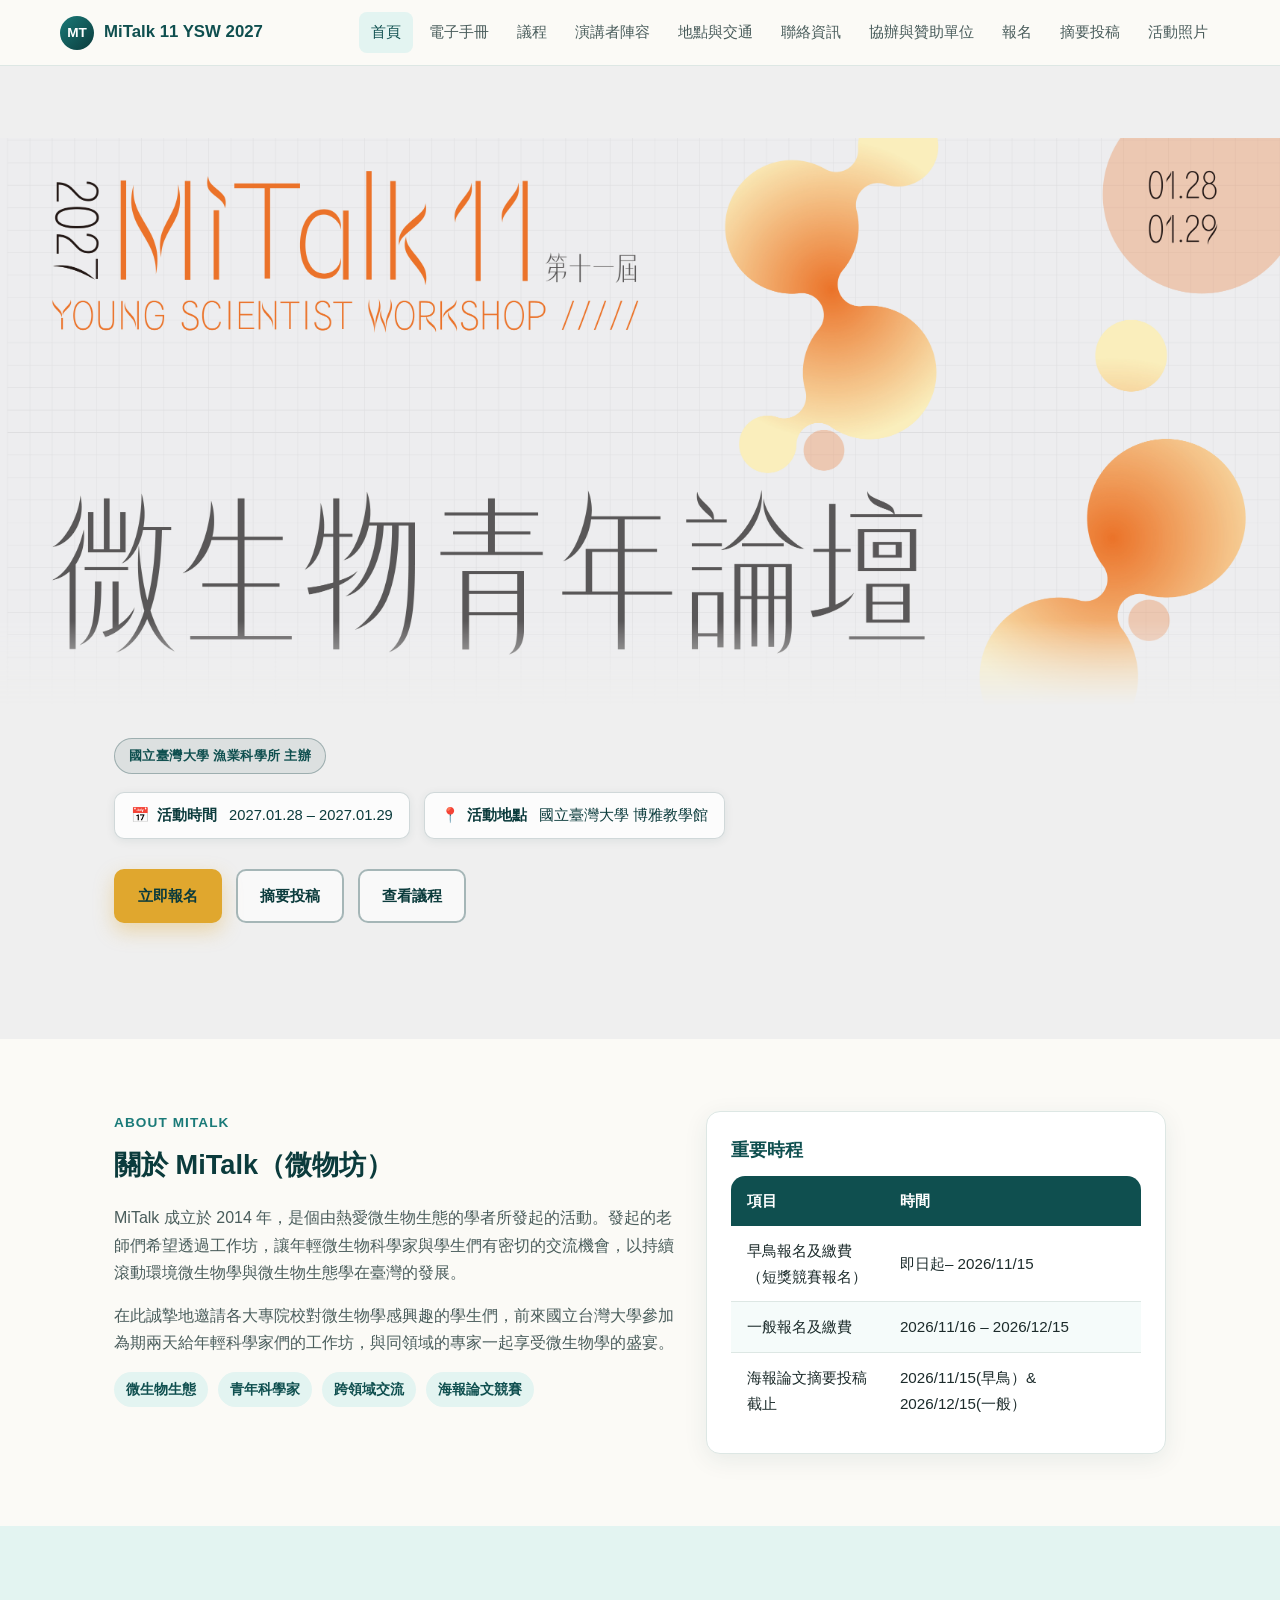
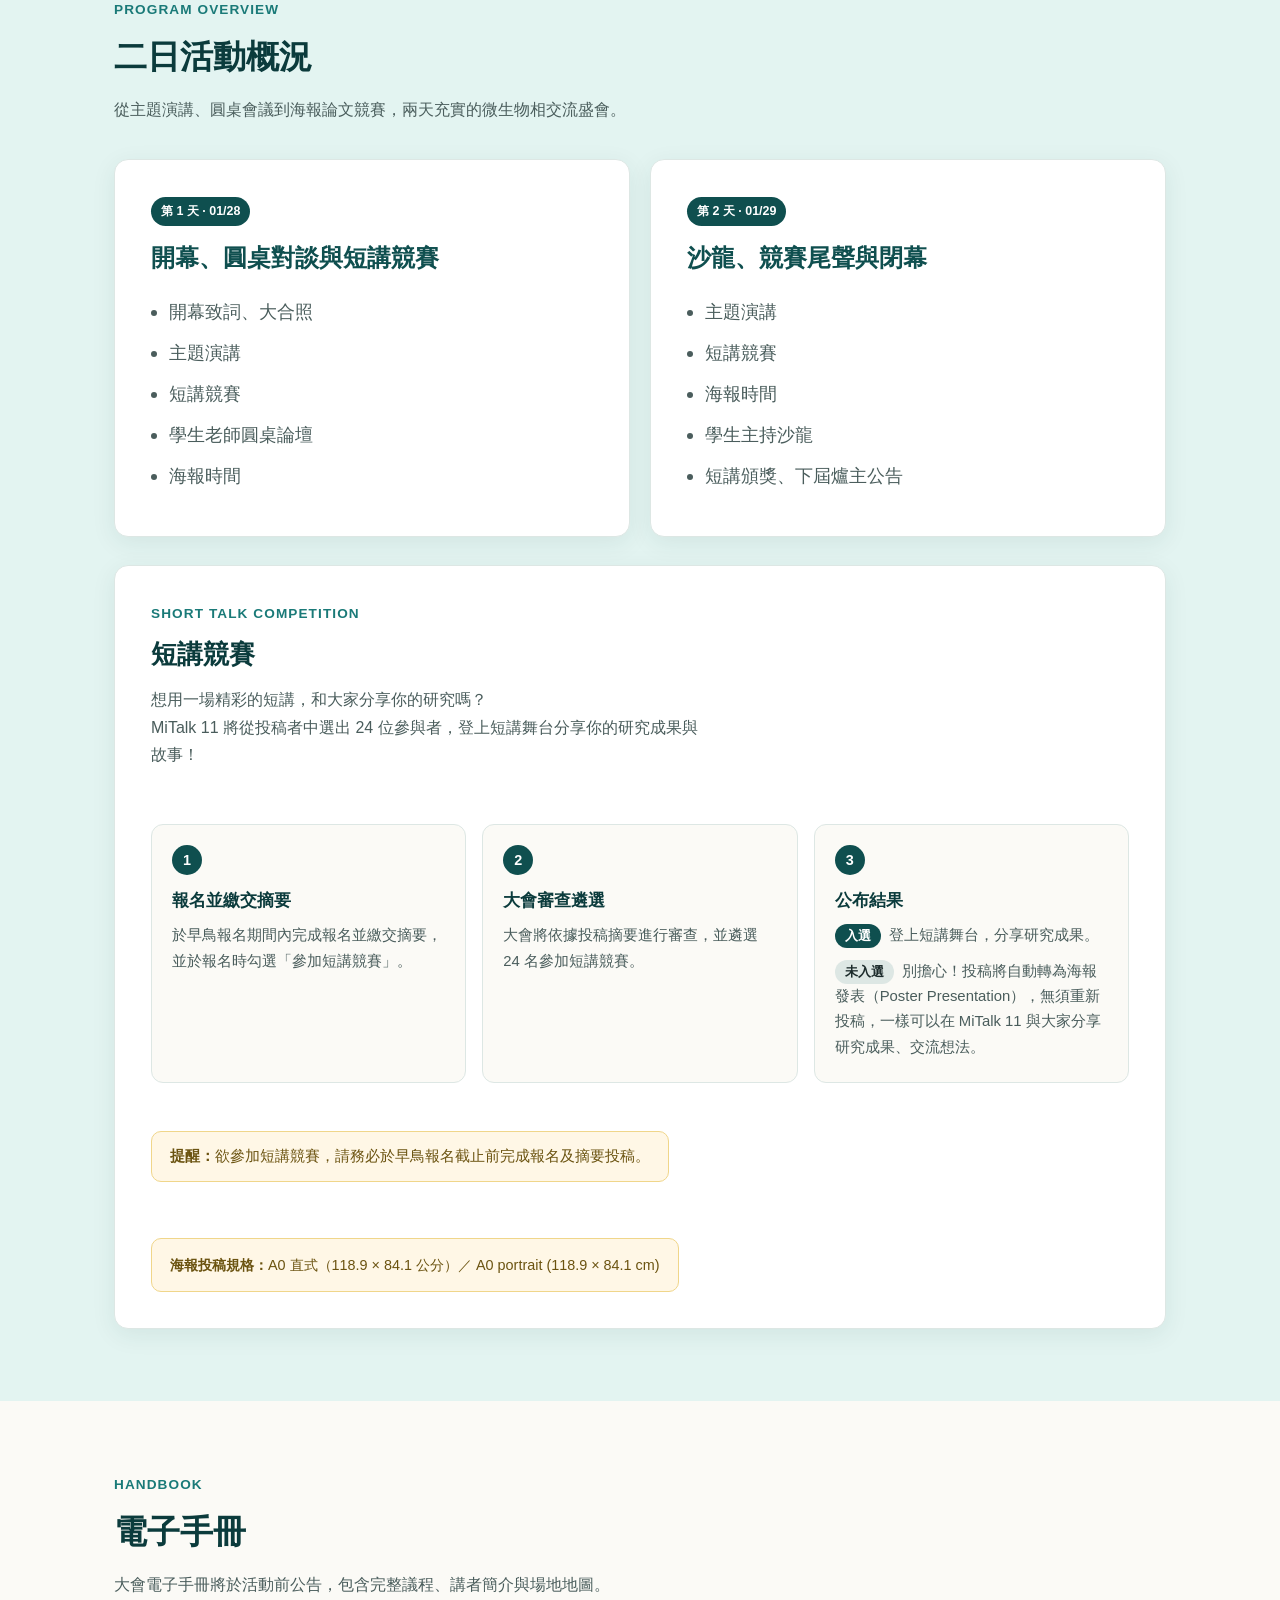
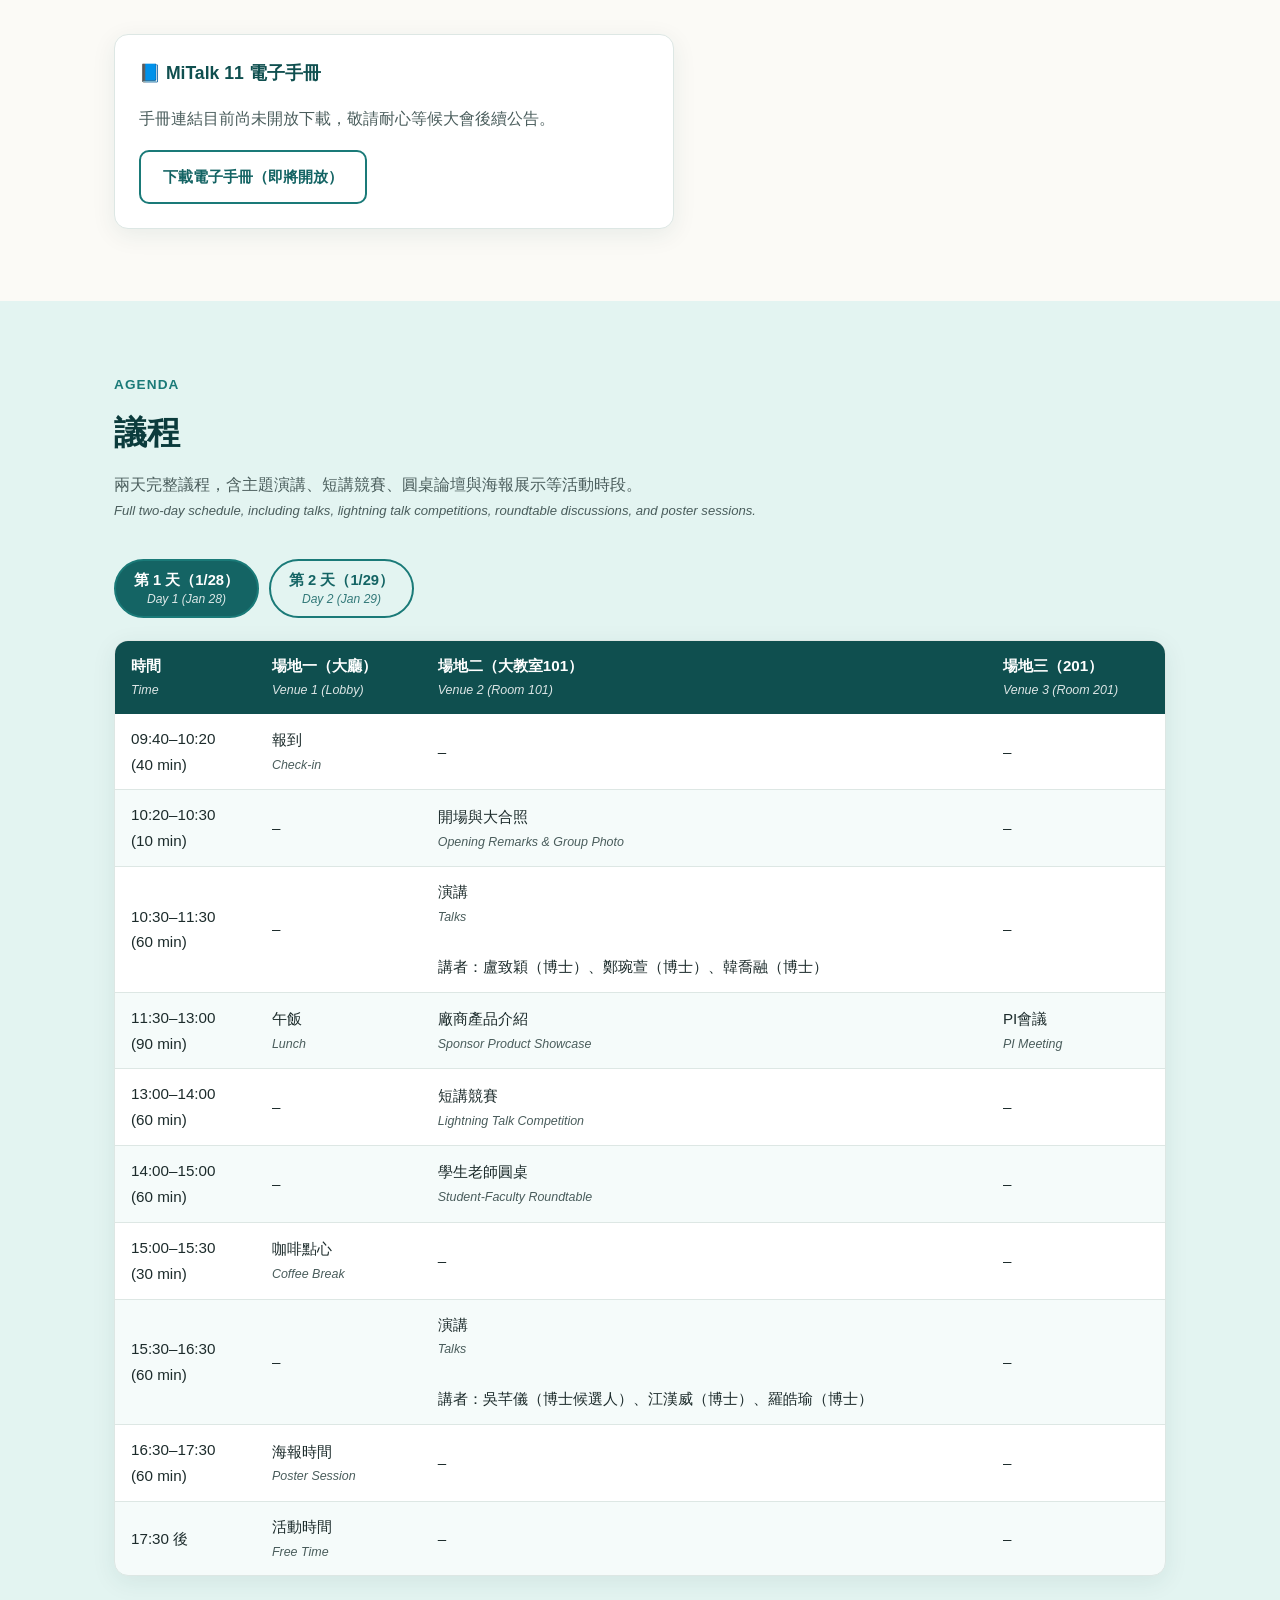
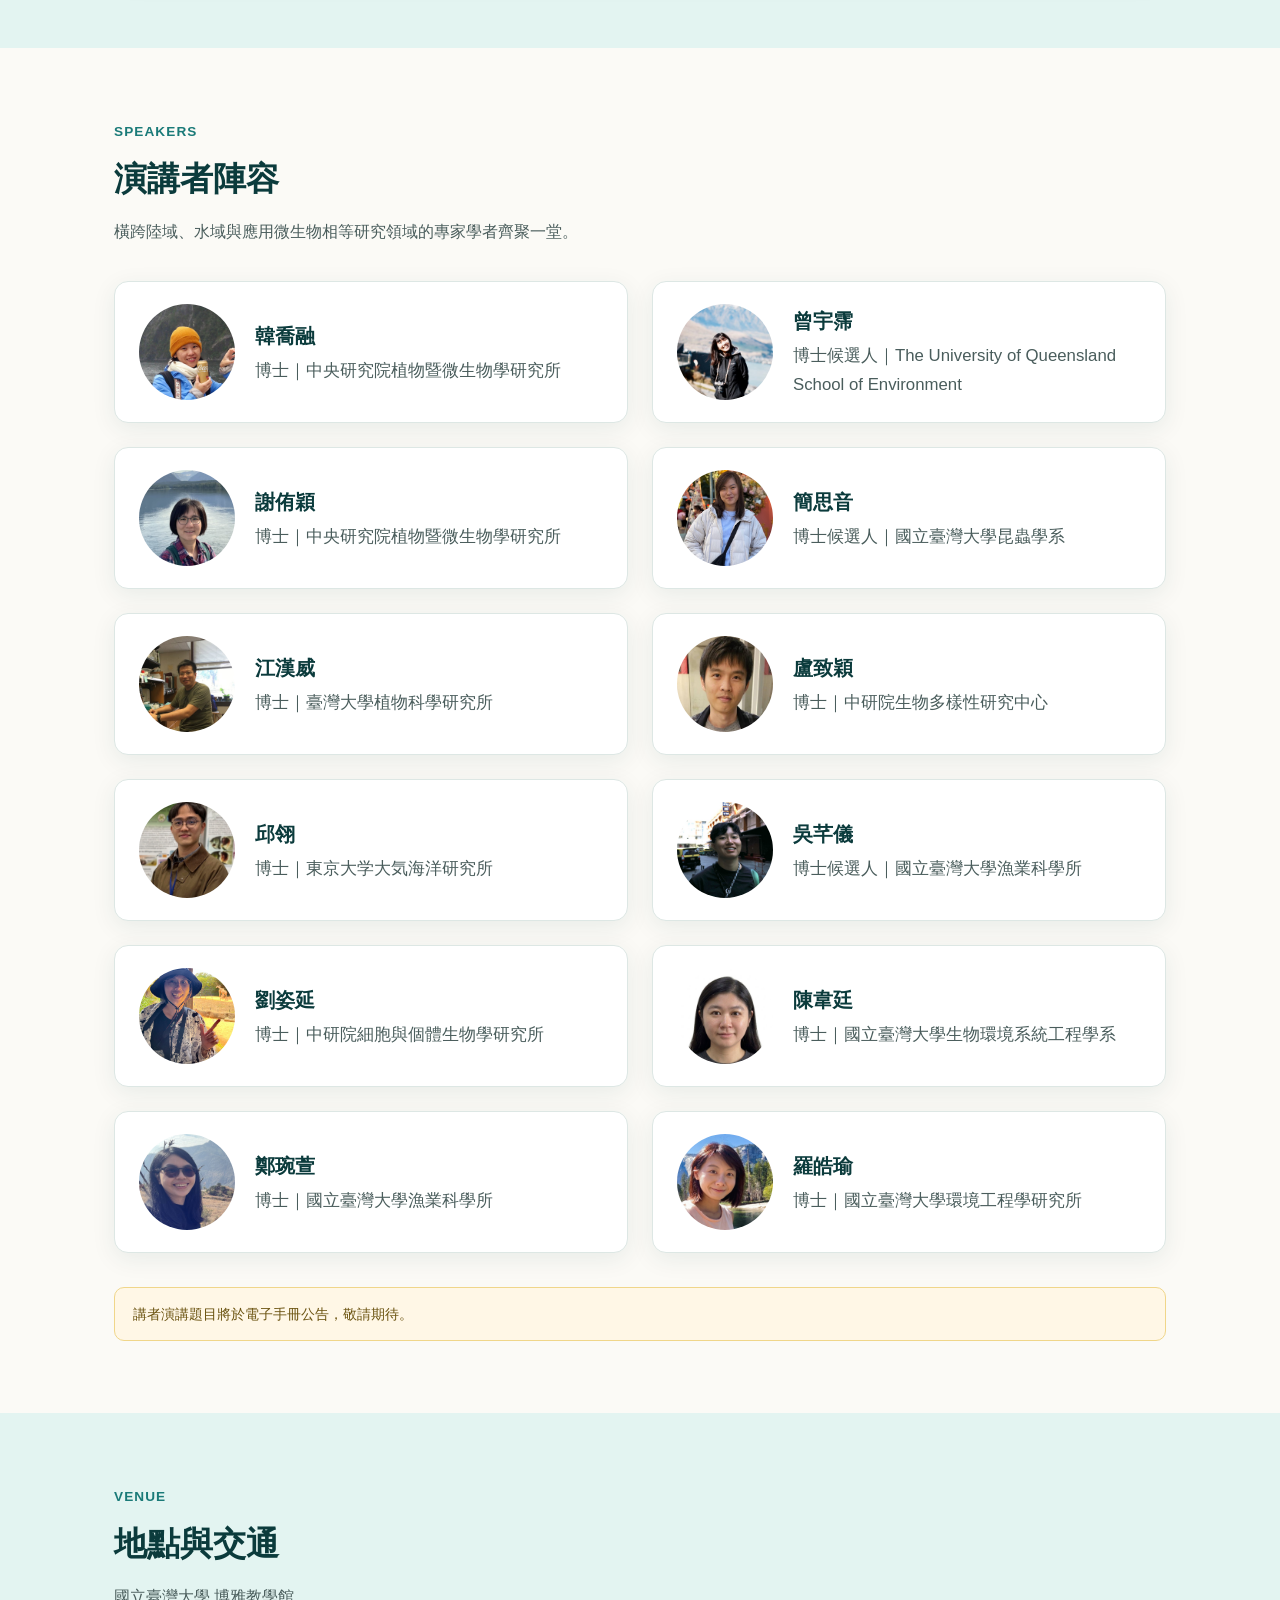
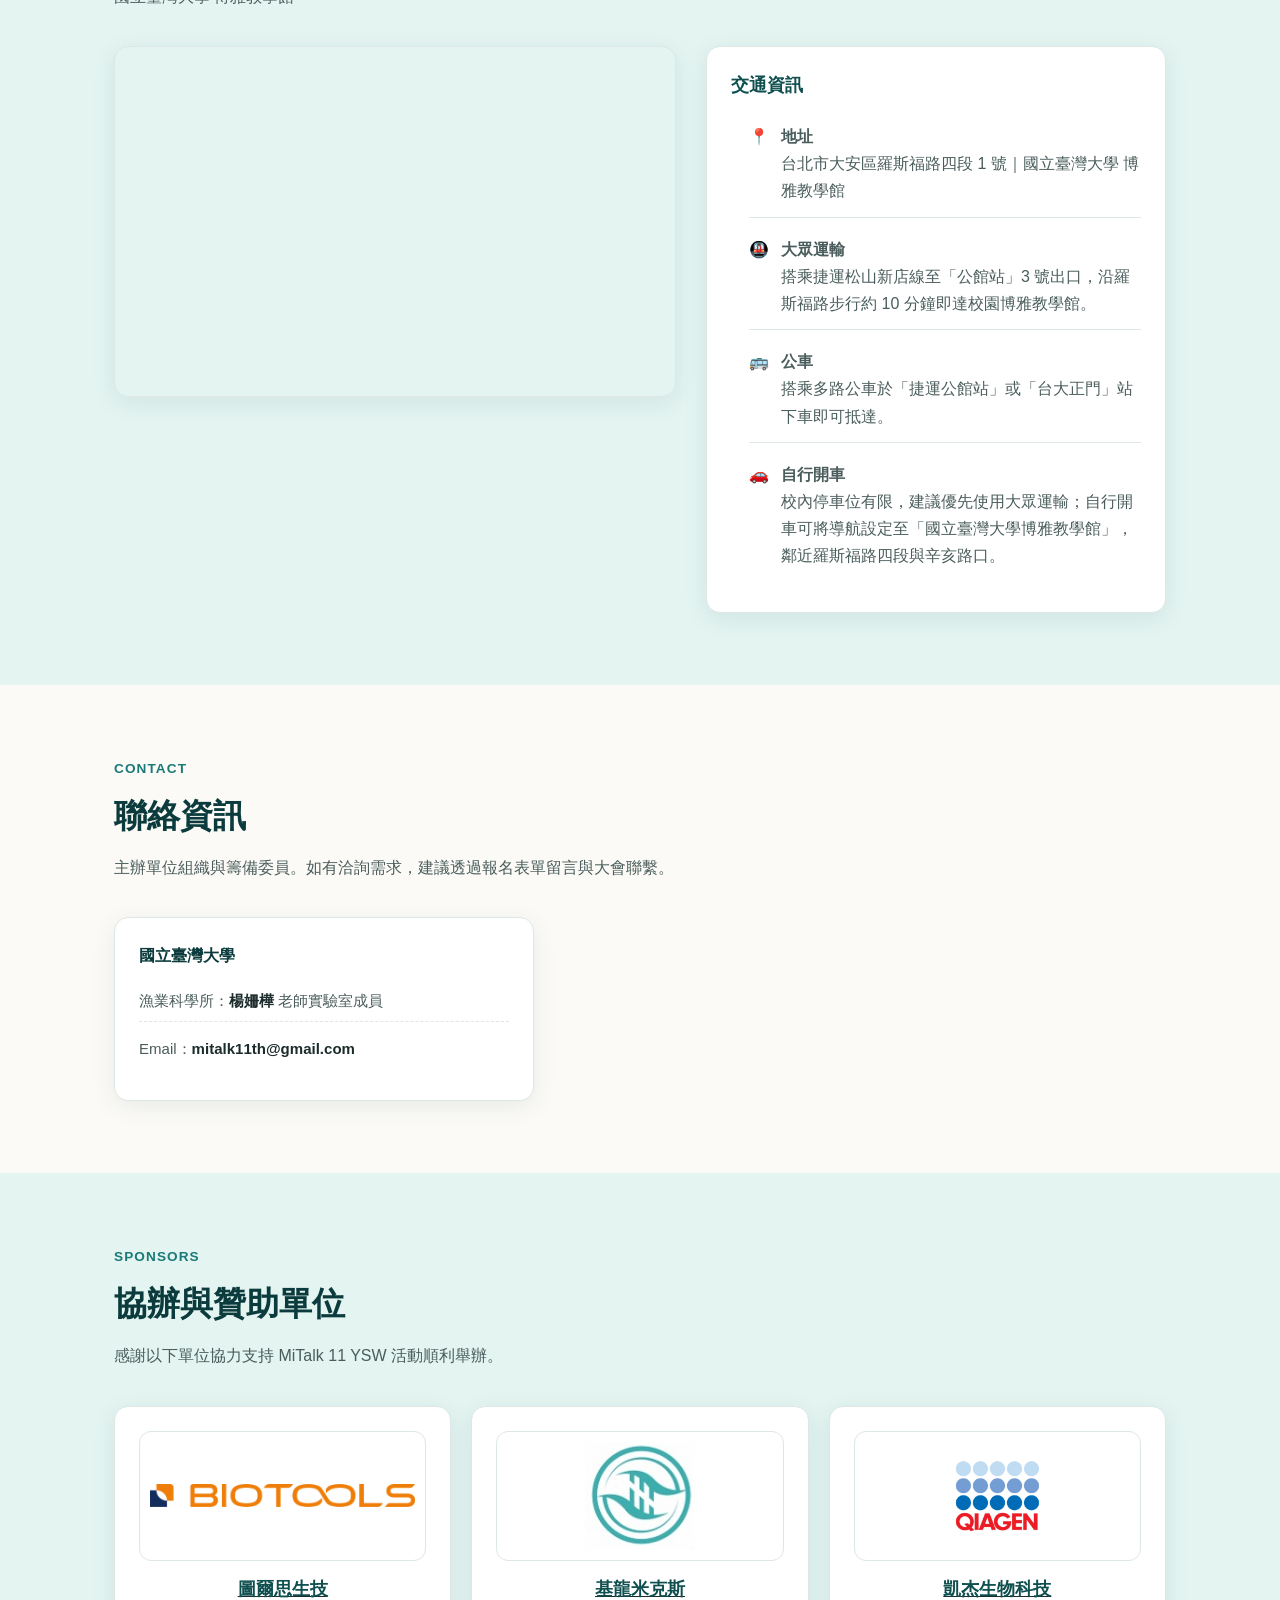
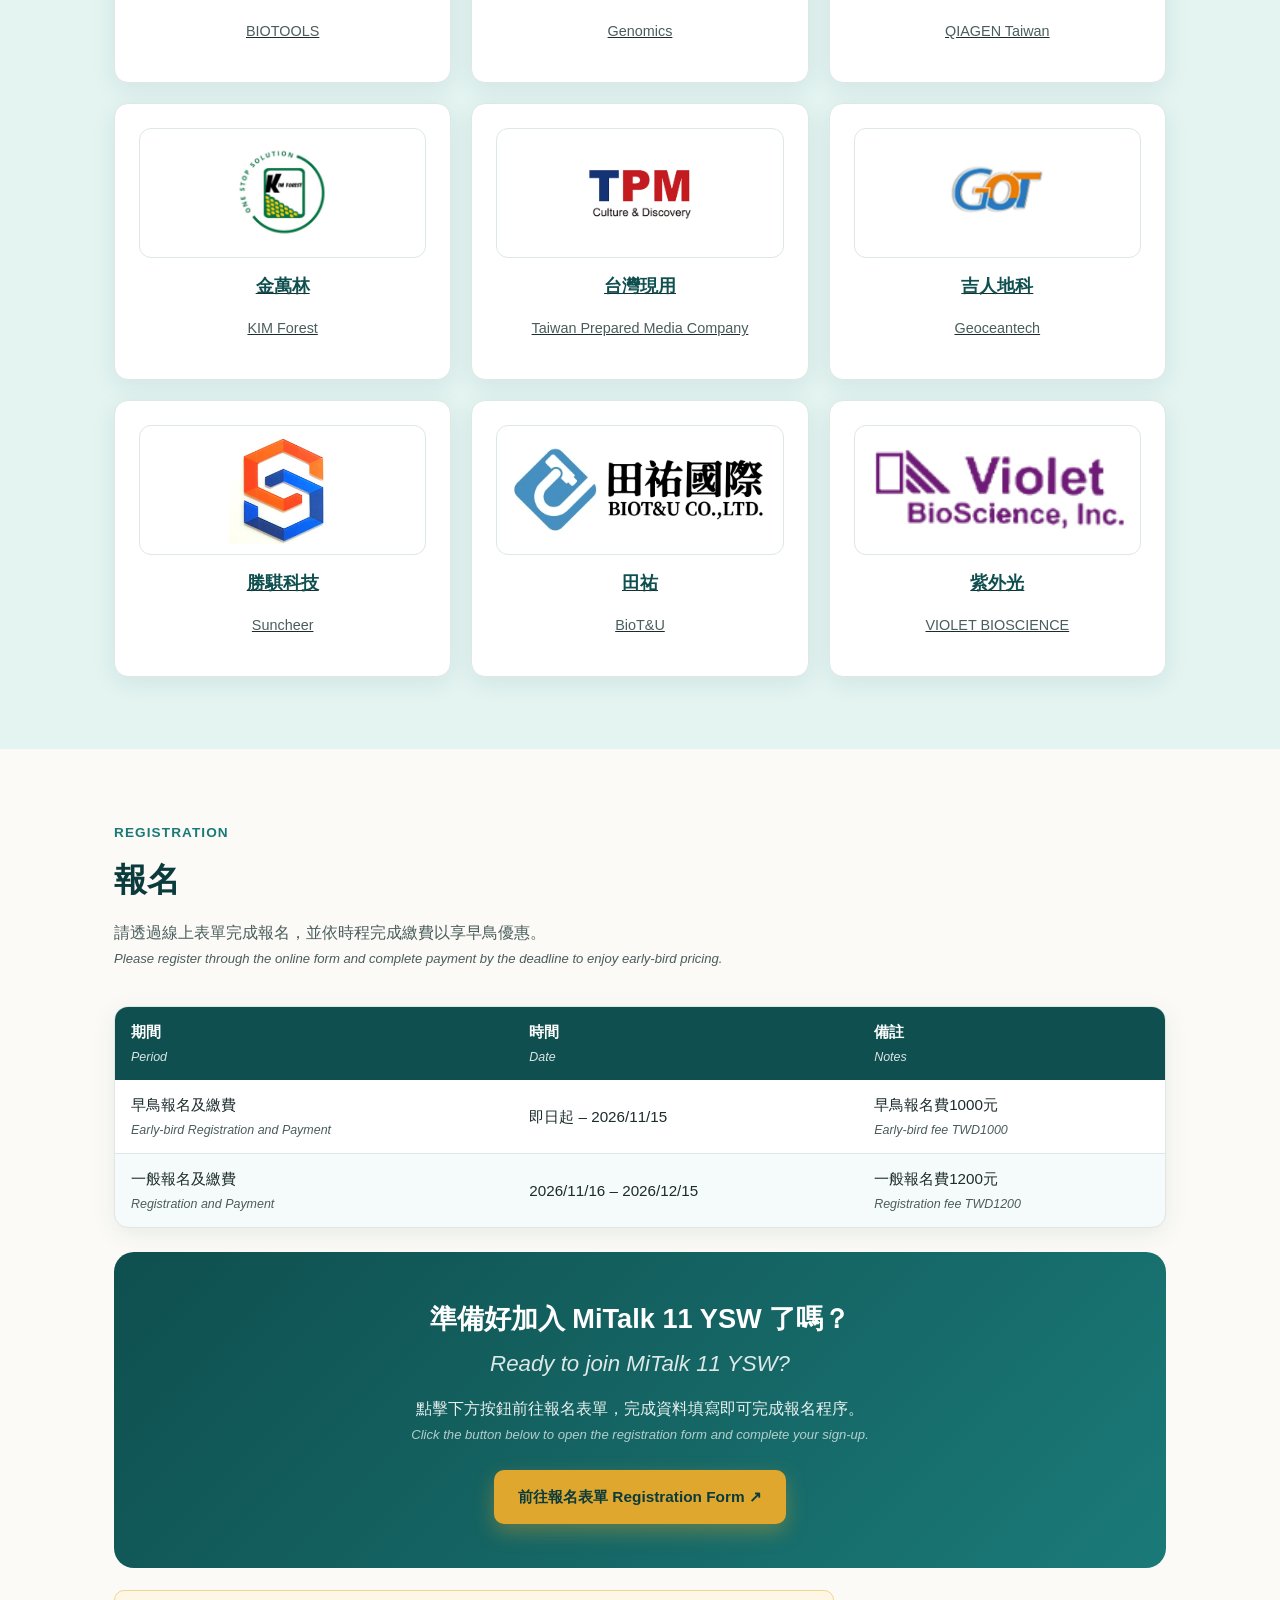
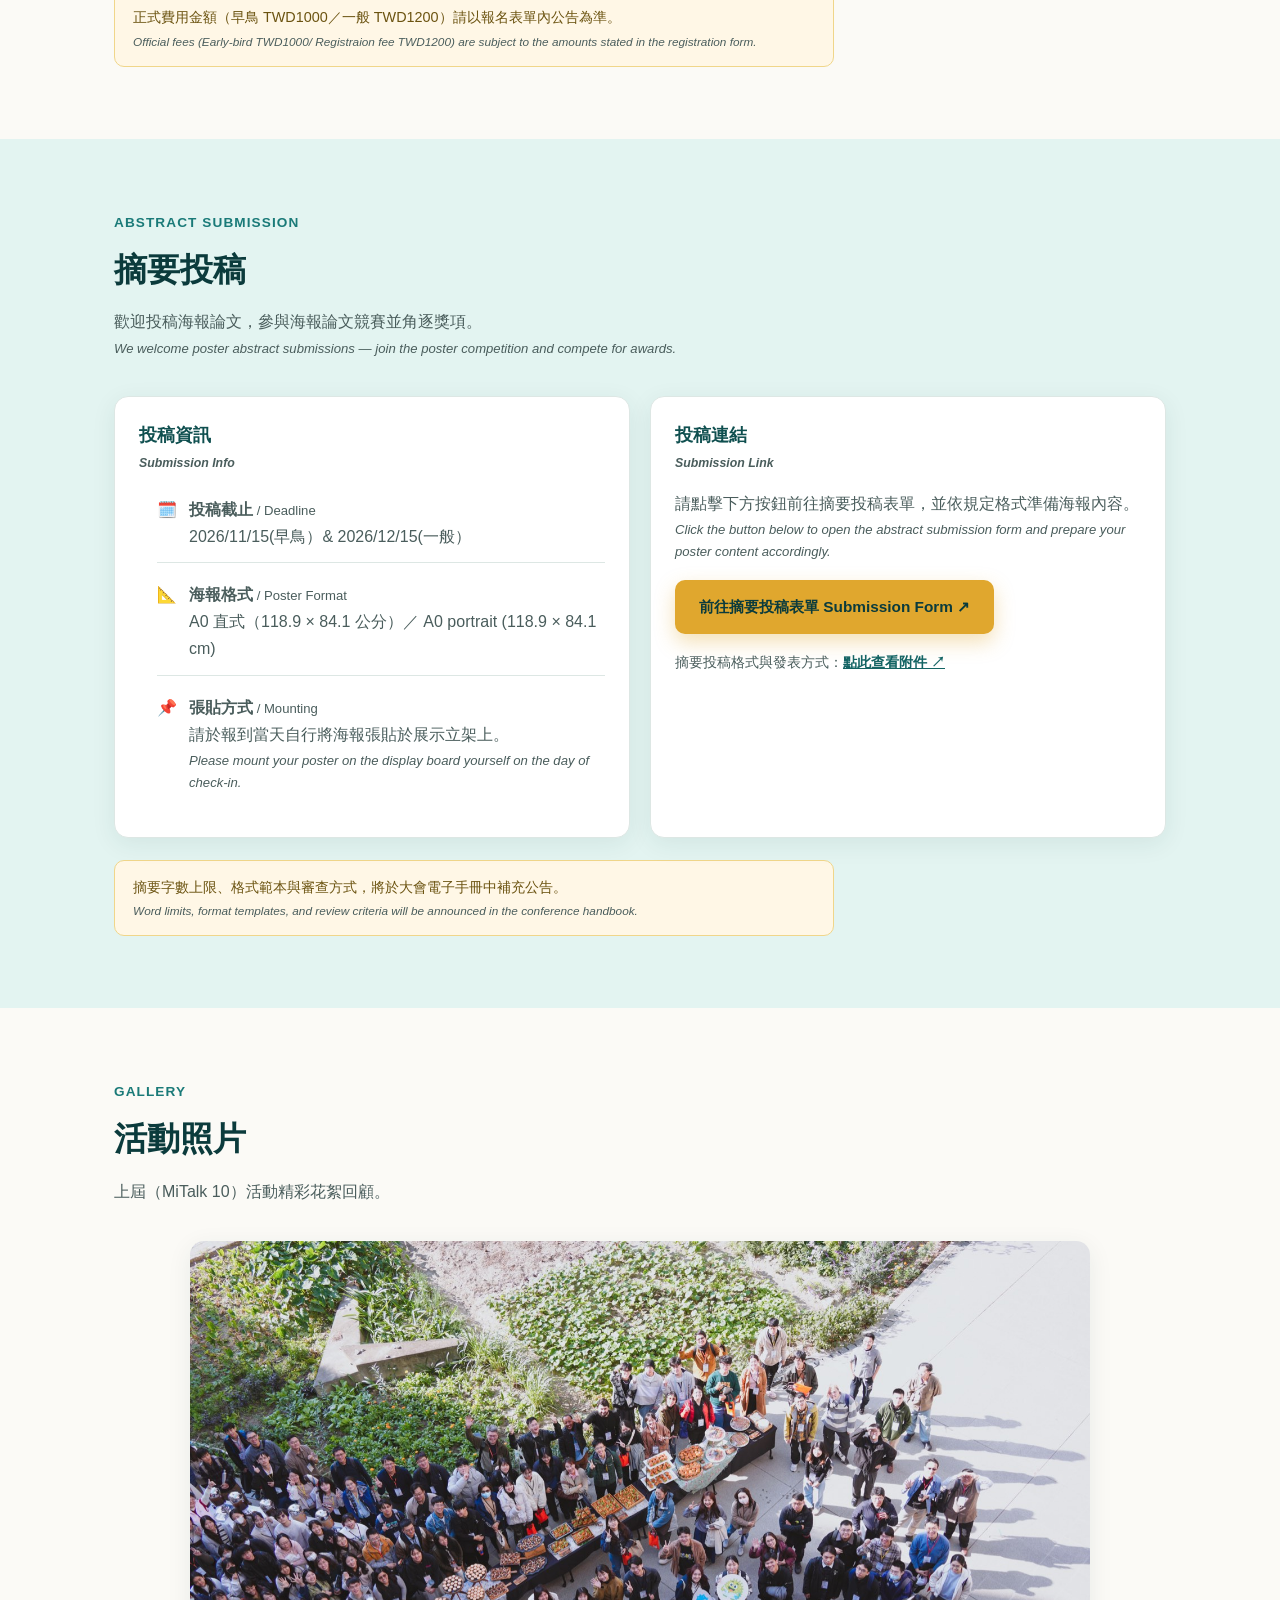
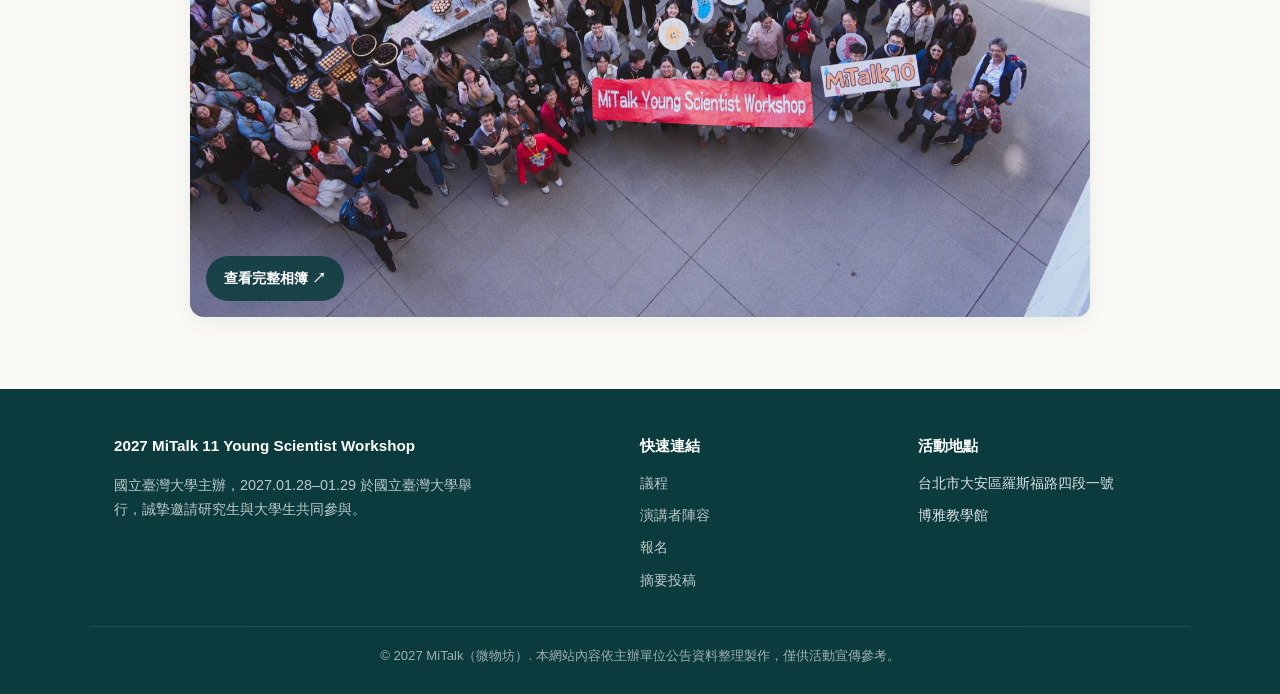
<file: index.html>
<!DOCTYPE html>
<html lang="zh-Hant">
<head>
<meta charset="UTF-8">
<meta name="viewport" content="width=device-width, initial-scale=1.0">
<title>2027 MiTalk 11 Young Scientist Workshop｜國立臺灣大學生物漁業科學所</title>
<meta name="description" content="MiTalk 11 Young Scientist Workshop，2027.01.28–01.29 於國立臺灣大學博雅教學館舉辦，涵蓋工作坊、主題演講、海報論文競賽等活動。">
<link rel="stylesheet" href="style.css">
</head>
<body>

<header class="site-header">
  <div class="nav-wrap">
    <a href="#home" class="brand">
      <span class="logo-dot">MT</span>
      <span>MiTalk 11 <br style="display:none">YSW 2027</span>
    </a>
    <button class="nav-toggle" id="navToggle" aria-label="開啟選單">☰ 選單</button>
    <ul class="nav-links" id="navLinks">
      <li><a href="#home">首頁</a></li>
      <li><a href="#handbook">電子手冊</a></li>
      <li><a href="#agenda">議程</a></li>
      <li><a href="#speakers">演講者陣容</a></li>
      <li><a href="#location">地點與交通</a></li>
      <li><a href="#contact">聯絡資訊</a></li>
      <li><a href="#sponsors">協辦與贊助單位</a></li>
      <li><a href="#register">報名</a></li>
      <li><a href="#abstract">摘要投稿</a></li>
      <li><a href="#photos">活動照片</a></li>
    </ul>
  </div>
</header>

<!-- ============ 首頁 / HERO ============ -->
<section id="home" class="hero">
  <h1 class="sr-only">MiTalk 11 Young Scientist Workshop</h1>
  <img class="hero-banner-img" src="MiTalk11banner.jpg" alt="MiTalk 11 Young Scientist Workshop 微生物青年論壇，2027 第十一屆">
  <div class="hero-inner">
    <div class="hero-bottom">
      <span class="eyebrow">國立臺灣大學 漁業科學所 主辦</span>

      <div class="hero-meta">
        <div class="meta-pill">📅 <b>活動時間</b>&nbsp;2027.01.28 – 2027.01.29</div>
        <div class="meta-pill">📍 <b>活動地點</b>&nbsp;國立臺灣大學 博雅教學館</div>
      </div>

      <div class="hero-cta">
        <a href="#register" class="btn btn-primary">立即報名</a>
        <a href="#abstract" class="btn btn-ghost">摘要投稿</a>
        <a href="#agenda" class="btn btn-ghost">查看議程</a>
      </div>
    </div>
  </div>
</section>

<!-- About -->
<section>
  <div class="container two-col">
    <div>
      <span class="section-tag">About MiTalk</span>
      <h2 style="color:var(--teal-900); font-size:1.7rem; margin:0 0 16px;">關於 MiTalk（微物坊）</h2>
      <p style="color:var(--ink-soft);">MiTalk 成立於 2014 年，是個由熱愛微生物生態的學者所發起的活動。發起的老師們希望透過工作坊，讓年輕微生物科學家與學生們有密切的交流機會，以持續滾動環境微生物學與微生物生態學在臺灣的發展。</p>
      <p style="color:var(--ink-soft);">在此誠摯地邀請各大專院校對微生物學感興趣的學生們，前來國立台灣大學參加為期兩天給年輕科學家們的工作坊，與同領域的專家一起享受微生物學的盛宴。</p>
      <div class="pill-list">
        <span class="pill">微生物生態</span>
        <span class="pill">青年科學家</span>
        <span class="pill">跨領域交流</span>
        <span class="pill">海報論文競賽</span>
      </div>
    </div>
    <div class="card">
      <h3>重要時程</h3>
      <div class="table-wrap" style="box-shadow:none; border:none;">
        <table style="min-width:unset;">
          <thead><tr><th>項目</th><th>時間</th></tr></thead>
          <tbody>
            <tr><td>早鳥報名及繳費<br>（短獎競賽報名）<br><span style="color:var(--ink-soft); font-size:0.85rem;"></span></td><td>即日起– 2026/11/15</td></tr>
            <tr><td>一般報名及繳費<br><span style="color:var(--ink-soft); font-size:0.85rem;"></span></td><td>2026/11/16 – 2026/12/15</td></tr>
            <tr><td>海報論文摘要投稿截止</td><td>2026/11/15(早鳥）& 2026/12/15(一般）</td></tr>
          </tbody>
        </table>
      </div>
    </div>
  </div>
</section>

<!-- 3-day overview -->
<section class="alt">
  <div class="container">
    <div class="section-head">
      <span class="section-tag">Program Overview</span>
      <h2>二日活動概況</h2>
      <p>從主題演講、圓桌會議到海報論文競賽，兩天充實的微生物相交流盛會。</p>
    </div>
    <div class="grid grid-2 overview-grid">
      <div class="card overview-card">
        <span class="day-tag">第 1 天 · 01/28</span>
        <h3>開幕、圓桌對談與短講競賽</h3>
        <ul>
          <li>開幕致詞、大合照</li>
          <li>主題演講</li>
          <li>短講競賽</li>
          <li>學生老師圓桌論壇</li>
          <li>海報時間</li>
        </ul>
      </div>
      <div class="card overview-card">
        <span class="day-tag">第 2 天 · 01/29</span>
        <h3>沙龍、競賽尾聲與閉幕</h3>
        <ul>
          <li>主題演講</li>
          <li>短講競賽</li>
          <li>海報時間</li>
          <li>學生主持沙龍</li>
          <li>短講頒獎、下屆爐主公告</li>
        </ul>
      </div>
    </div>

 <div class="talk-card">
      <div class="talk-head">
        <div>
          <span class="section-tag">Short Talk Competition</span>
          <h3>短講競賽</h3>
          <p>想用一場精彩的短講，和大家分享你的研究嗎？<br>MiTalk 11 將從投稿者中選出 24 位參與者，登上短講舞台分享你的研究成果與故事！</p>
      </div>

      <ol class="talk-steps">
        <li>
          <h4>報名並繳交摘要</h4>
          <p>於早鳥報名期間內完成報名並繳交摘要，並於報名時勾選「參加短講競賽」。</p>
        </li>
        <li>
          <h4>大會審查遴選</h4>
          <p>大會將依據投稿摘要進行審查，並遴選 24 名參加短講競賽。</p>
        </li>
        <li>
          <h4>公布結果</h4>
          <p><span class="talk-tag talk-tag-yes">入選</span>登上短講舞台，分享研究成果。</p>
          <p><span class="talk-tag">未入選</span>別擔心！投稿將自動轉為海報發表（Poster Presentation），無須重新投稿，一樣可以在 MiTalk 11 與大家分享研究成果、交流想法。</p>
        </li>
      </ol>

      <div class="talk-reminder"><b>提醒：</b>欲參加短講競賽，請務必於早鳥報名截止前完成報名及摘要投稿。</div>
        <div class="note-box" style="margin-top:28px; max-width:720px;">
      <b>海報投稿規格：</b>A0 直式（118.9 × 84.1 公分）／ A0 portrait (118.9 × 84.1 cm)  </div>
    </div>
  </div>
</section>

<!-- ============ 電子手冊 ============ -->
<section id="handbook">
  <div class="container">
    <div class="section-head">
      <span class="section-tag">Handbook</span>
      <h2>電子手冊</h2>
      <p>大會電子手冊將於活動前公告，包含完整議程、講者簡介與場地地圖。</p>
    </div>
    <div class="card" style="max-width:560px;">
      <h3>📘 MiTalk 11 電子手冊</h3>
      <p style="color:var(--ink-soft); margin-bottom:18px;">手冊連結目前尚未開放下載，敬請耐心等候大會後續公告。</p>
      <a href="#" class="btn btn-outline-teal" aria-disabled="true">下載電子手冊（即將開放）</a>
    </div>
  </div>
</section>

<!-- ============ 議程 ============ -->
<section id="agenda" class="alt">
  <div class="container">
    <div class="section-head">
      <span class="section-tag">Agenda</span>
      <h2>議程</h2>
      <p>兩天完整議程，含主題演講、短講競賽、圓桌論壇與海報展示等活動時段。<span class="en">Full two-day schedule, including talks, lightning talk competitions, roundtable discussions, and poster sessions.</span></p>
    </div>

    <div class="tabs" role="tablist">
      <button class="tab-btn active" data-tab="day1">第 1 天（1/28）<span class="en">Day 1 (Jan 28)</span></button>
      <button class="tab-btn" data-tab="day2">第 2 天（1/29）<span class="en">Day 2 (Jan 29)</span></button>
    </div>

    <div class="tab-panel active" id="day1">
      <div class="table-wrap">
        <table>
          <thead><tr><th>時間<span class="en">Time</span></th><th>場地一（大廳）<span class="en">Venue 1 (Lobby)</span></th><th>場地二（大教室101）<span class="en">Venue 2 (Room 101)</span></th><th>場地三（201）<span class="en">Venue 3 (Room 201)</span></th></tr></thead>
          <tbody>
            <tr><td>09:40–10:20<br>(40 min)</td><td>報到<span class="en">Check-in</span></td><td>–</td><td>–</td></tr>
            <tr><td>10:20–10:30<br>(10 min)</td><td>–</td><td>開場與大合照<span class="en">Opening Remarks &amp; Group Photo</span></td><td>–</td></tr>
            <tr><td>10:30–11:30<br>(60 min)</td><td>–</td><td>演講<span class="en">Talks</span><br>講者：盧致穎（博士）、鄭琬萱（博士）、韓喬融（博士）</td><td>–</td></tr>
            <tr><td>11:30–13:00<br>(90 min)</td><td>午飯<span class="en">Lunch</span></td><td>廠商產品介紹<span class="en">Sponsor Product Showcase</span></td><td>PI會議<span class="en">PI Meeting</span></td></tr>
            <tr><td>13:00–14:00<br>(60 min)</td><td>–</td><td>短講競賽<span class="en">Lightning Talk Competition</span></td><td>–</td></tr>
            <tr><td>14:00–15:00<br>(60 min)</td><td>–</td><td>學生老師圓桌<span class="en">Student-Faculty Roundtable</span></td><td>–</td></tr>
            <tr><td>15:00–15:30<br>(30 min)</td><td>咖啡點心<span class="en">Coffee Break</span></td><td>–</td><td>–</td></tr>
            <tr><td>15:30–16:30<br>(60 min)</td><td>–</td><td>演講<span class="en">Talks</span><br>講者：吳芊儀（博士候選人）、江漢威（博士）、羅皓瑜（博士）</td><td>–</td></tr>
            <tr><td>16:30–17:30<br>(60 min)</td><td>海報時間<span class="en">Poster Session</span></td><td>–</td><td>–</td></tr>
            <tr><td>17:30 後</td><td>活動時間<span class="en">Free Time</span></td><td>–</td><td>–</td></tr>
          </tbody>
        </table>
      </div>
    </div>

    <div class="tab-panel" id="day2">
      <div class="table-wrap">
        <table>
          <thead><tr><th>時間<span class="en">Time</span></th><th>場地一（大廳）<span class="en">Venue 1 (Lobby)</span></th><th>場地二（大教室101）<span class="en">Venue 2 (Room 101)</span></th><th>場地三（201）<span class="en">Venue 3 (Room 201)</span></th></tr></thead>
          <tbody>
            <tr><td>09:30–10:00<br>(30 min)</td><td>報到<span class="en">Check-in</span></td><td>–</td><td>–</td></tr>
            <tr><td>10:00–11:00<br>(60 min)</td><td>–</td><td>演講<span class="en">Talks</span><br>講者：劉姿延（博士）、謝侑穎（博士）、邱翎（博士）</td><td>–</td></tr>
            <tr><td>11:00–11:30<br>(30 min)</td><td>咖啡點心<span class="en">Coffee Break</span></td><td>–</td><td>–</td></tr>
            <tr><td>11:30–12:30<br>(60 min)</td><td>–</td><td>短講競賽<span class="en">Lightning Talk Competition</span></td><td>–</td></tr>
            <tr><td>12:30–13:30<br>(60 min)</td><td>午飯<span class="en">Lunch</span></td><td>廠商產品介紹<span class="en">Sponsor Product Showcase</span></td><td>–</td></tr>
            <tr><td>13:30–14:30<br>(60 min)</td><td>–</td><td>演講<span class="en">Talks</span><br>講者：曾宇霈（博士候選人）、簡思音（博士候選人）、陳韋廷（博士）</td><td>–</td></tr>
            <tr><td>14:30–15:30<br>(60 min)</td><td>海報時間<span class="en">Poster Session</span></td><td>–</td><td>–</td></tr>
            <tr><td>15:30–16:00<br>(30 min)</td><td>咖啡點心<span class="en">Coffee Break</span></td><td>–</td><td>–</td></tr>
            <tr><td>16:00–16:30<br>(30 min)</td><td>–</td><td>學生主持沙龍<span class="en">Student-Led Salon</span></td><td>–</td></tr>
            <tr><td>16:30–16:45<br>(15 min)</td><td>–</td><td>頒獎典禮與閉幕式<span class="en">Awards Ceremony &amp; Closing</span></td><td>–</td></tr>
          </tbody>
        </table>
      </div>
    </div>
  </div>
</section>

<!-- ============ 演講者陣容 ============ -->
<section id="speakers">
  <div class="container">
    <div class="section-head">
      <span class="section-tag">Speakers</span>
      <h2>演講者陣容</h2>
      <p>橫跨陸域、水域與應用微生物相等研究領域的專家學者齊聚一堂。</p>
    </div>

    <div class="speaker-group">
      <div class="grid grid-2">
        <div class="speaker-card">
          <div class="speaker-avatar"><img src="speaker-han-qiaorong.jpg" alt="韓喬融"></div>
          <div><div class="speaker-name">韓喬融</div><div class="speaker-role">博士｜中央研究院植物暨微生物學研究所</div></div>
        </div>
        <div class="speaker-card">
          <div class="speaker-avatar"><img src="speaker-zeng-yupei.jpg" alt="曾宇霈"></div>
          <div><div class="speaker-name">曾宇霈</div><div class="speaker-role">博士候選人｜The University of Queensland School of Environment</div></div>
        </div>
        <div class="speaker-card">
          <div class="speaker-avatar"><img src="speaker-xie-youying.jpg" alt="謝侑穎"></div>
          <div><div class="speaker-name">謝侑穎</div><div class="speaker-role">博士｜中央研究院植物暨微生物學研究所</div></div>
        </div>
        <div class="speaker-card">
          <div class="speaker-avatar"><img src="yin.jpg" alt="簡思音"></div>
          <div><div class="speaker-name">簡思音</div><div class="speaker-role">博士候選人｜國立臺灣大學昆蟲學系</div></div>
        </div>
        <div class="speaker-card">
          <div class="speaker-avatar"><img src="speaker-jiang-hanwei.jpg" alt="江漢威"></div>
          <div><div class="speaker-name">江漢威</div><div class="speaker-role">博士｜臺灣大學植物科學研究所</div></div>
        </div>
        <div class="speaker-card">
          <div class="speaker-avatar"><img src="speaker-lu-zhiying.jpg" alt="盧致穎"></div>
          <div><div class="speaker-name">盧致穎</div><div class="speaker-role">博士｜中研院生物多樣性研究中心</div></div>
        </div>
        <div class="speaker-card">
          <div class="speaker-avatar"><img src="chiu.jpg" alt="邱翎"></div>
          <div><div class="speaker-name">邱翎</div><div class="speaker-role">博士｜東京大学大気海洋研究所</div></div>
        </div>
        <div class="speaker-card">
          <div class="speaker-avatar"><img src="speaker-wu-qianyi.jpg" alt="吳芊儀"></div>
          <div><div class="speaker-name">吳芊儀</div><div class="speaker-role">博士候選人｜國立臺灣大學漁業科學所</div></div>
        </div>
        <div class="speaker-card">
          <div class="speaker-avatar"><img src="speaker-liu.jpg" alt="劉姿延"></div>
          <div><div class="speaker-name">劉姿延</div><div class="speaker-role">博士｜中研院細胞與個體生物學研究所</div></div>
        </div>
        <div class="speaker-card">
          <div class="speaker-avatar"><img src="speaker-chen-weiting.jpg" alt="陳韋廷"></div>
          <div><div class="speaker-name">陳韋廷</div><div class="speaker-role">博士｜國立臺灣大學生物環境系統工程學系</div></div>
        </div>
        <div class="speaker-card">
          <div class="speaker-avatar"><img src="speaker-zheng-wanxuan.jpg" alt="鄭婉萱"></div>
          <div><div class="speaker-name">鄭琬萱 </div><div class="speaker-role">博士｜國立臺灣大學漁業科學所</div></div>
        </div>
        <div class="speaker-card">
          <div class="speaker-avatar"><img src="speaker-luo-haoyu.jpg" alt="羅皓瑜"></div>
          <div><div class="speaker-name">羅皓瑜</div><div class="speaker-role">博士｜國立臺灣大學環境工程學研究所</div></div>
        </div>
      </div>
    </div>

    <div class="note-box">講者演講題目將於電子手冊公告，敬請期待。</div>
  </div>
</section>

<!-- ============ 地點與交通 ============ -->
<section id="location" class="alt">
  <div class="container">
    <div class="section-head">
      <span class="section-tag">Venue</span>
      <h2>地點與交通</h2>
      <p>國立臺灣大學 博雅教學館</p>
    </div>
    <div class="two-col">
      <div class="map-embed">
        <iframe
          src="https://www.google.com/maps?q=25.0188448,121.5367001&z=17&output=embed"
          loading="lazy"
          referrerpolicy="no-referrer-when-downgrade"
          title="活動地點地圖"></iframe>
      </div>
      <div class="card">
        <h3>交通資訊</h3>
        <ul class="info-list">
          <li><span class="icon">📍</span><span><b>地址</b><br>台北市大安區羅斯福路四段 1 號｜國立臺灣大學 博雅教學館</span></li>
          <li><span class="icon">🚇</span><span><b>大眾運輸</b><br>搭乘捷運松山新店線至「公館站」3 號出口，沿羅斯福路步行約 10 分鐘即達校園博雅教學館。</span></li>
          <li><span class="icon">🚌</span><span><b>公車</b><br>搭乘多路公車於「捷運公館站」或「台大正門」站下車即可抵達。</span></li>
          <li><span class="icon">🚗</span><span><b>自行開車</b><br>校內停車位有限，建議優先使用大眾運輸；自行開車可將導航設定至「國立臺灣大學博雅教學館」，鄰近羅斯福路四段與辛亥路口。</span></li>
        </ul>
      </div>
    </div>
  </div>
</section>

<!-- ============ 聯絡資訊 ============ -->
<section id="contact">
  <div class="container">
    <div class="section-head">
      <span class="section-tag">Contact</span>
      <h2>聯絡資訊</h2>
      <p>主辦單位組織與籌備委員。如有洽詢需求，建議透過報名表單留言與大會聯繫。</p>
    </div>
    <div class="card org-card" style="max-width:420px;">
      <h4>國立臺灣大學</h4>
      <ul>
        <li>漁業科學所：<b>楊姍樺</b> 老師實驗室成員</li>
        <li>Email：<b>mitalk11th@gmail.com</b></li>
      </ul>
    </div>
  </div>
</section>

<!-- ============ 協辦與贊助單位 ============ -->
<section id="sponsors" class="alt">
  <div class="container">
    <div class="section-head">
      <span class="section-tag">Sponsors</span>
      <h2>協辦與贊助單位</h2>
      <p>感謝以下單位協力支持 MiTalk 11 YSW 活動順利舉辦。</p>
    </div>
    <div class="grid grid-3">
<a class="card sponsor-card" href="https://www.toolsbiotech.com/" target="_blank" rel="noopener">
  <div class="sponsor-mark"><img src="biotools2.jpg" alt="圖爾思生技"></div>
  <h3>圖爾思生技</h3>
  <p style="color:var(--ink-soft); font-size:0.9rem;">BIOTOOLS</p>
</a>
     <a class="card sponsor-card" href="https://www.genomics.com.tw/tw" target="_blank" rel="noopener">
        <div class="sponsor-mark"><img src="genomics.jpg" alt="基龍米克斯"></div>   
        <h3>基龍米克斯</h3>
        <p style="color:var(--ink-soft); font-size:0.9rem;">Genomics</p>
      </a>
      <a class="card sponsor-card" href="https://qiagen-tw-mktg.com/" target="_blank" rel="noopener">
        <div class="sponsor-mark"><img src="qiagen.jpg" alt="凱杰生物科技"></div>   
        <h3>凱杰生物科技</h3>
        <p style="color:var(--ink-soft); font-size:0.9rem;">QIAGEN Taiwan</p>
      </a>
       <a class="card sponsor-card" href="https://www.kimforest.com/" target="_blank" rel="noopener">
        <div class="sponsor-mark"><img src="kimforest.jpg" alt="金萬林"></div>   
        <h3>金萬林</h3>
        <p style="color:var(--ink-soft); font-size:0.9rem;">KIM Forest</p>
      </a>
      <a class="card sponsor-card" href="https://tpm-tpm.com.tw/" target="_blank" rel="noopener">
        <div class="sponsor-mark"><img src="tpm.jpg" alt="台灣現用"></div>   
        <h3>台灣現用</h3>
        <p style="color:var(--ink-soft); font-size:0.9rem;">Taiwan Prepared Media Company</p>
      </a>
      <a class="card sponsor-card" href="https://geoceantech.com/zh-hant/" target="_blank" rel="noopener">
        <div class="sponsor-mark"><img src="geoceantech.jpg" alt="吉人地科"></div>   
        <h3>吉人地科</h3>
        <p style="color:var(--ink-soft); font-size:0.9rem;">Geoceantech</p>
      </a>
      <a class="card sponsor-card" href="https://www.sunpro.com.tw/company_tw_1.php" target="_blank" rel="noopener">
        <div class="sponsor-mark"><img src="suncheer.jpg" alt="勝騏科技"></div>   
        <h3>勝騏科技</h3>
        <p style="color:var(--ink-soft); font-size:0.9rem;">Suncheer</p>
      </a>
        <a class="card sponsor-card" href="https://biotu.com.tw/" target="_blank" rel="noopener">
        <div class="sponsor-mark"><img src="biot.jpg" alt="田祐"></div>   
        <h3>田祐</h3>
        <p style="color:var(--ink-soft); font-size:0.9rem;">BioT&U</p>
      </a>
        <a class="card sponsor-card" href="http://www.uv.com.tw/index.html" target="_blank" rel="noopener">
        <div class="sponsor-mark"><img src="violet.jpg" alt="紫外光"></div>   
        <h3>紫外光</h3>
        <p style="color:var(--ink-soft); font-size:0.9rem;">VIOLET BIOSCIENCE</p>
      </a>
    </div>
</section>

<!-- ============ 報名 ============ -->
<section id="register">
  <div class="container">
    <div class="section-head">
      <span class="section-tag">Registration</span>
      <h2>報名</h2>
      <p>請透過線上表單完成報名，並依時程完成繳費以享早鳥優惠。<span class="en">Please register through the online form and complete payment by the deadline to enjoy early-bird pricing.</span></p>
    </div>

    <div class="table-wrap" style="margin-bottom:24px;">
      <table>
        <thead><tr><th>期間<span class="en">Period</span></th><th>時間<span class="en">Date</span></th><th>備註<span class="en">Notes</span></th></tr></thead>
        <tbody>
          <tr><td>早鳥報名及繳費<span class="en">Early-bird Registration and Payment</span></td><td>即日起 – 2026/11/15</td><td>早鳥報名費1000元<span class="en">Early-bird fee TWD1000</span></td></tr>
          <tr><td>一般報名及繳費<span class="en">Registration and Payment</span></td><td>2026/11/16 – 2026/12/15</td><td>一般報名費1200元<span class="en">Registration fee TWD1200</span></td></tr>
        </tbody>
      </table>
    </div>

    <div class="cta-banner">
      <h2>準備好加入 MiTalk 11 YSW 了嗎？<span class="en" style="color:rgba(255,255,255,0.85);">Ready to join MiTalk 11 YSW?</span></h2>
      <p>點擊下方按鈕前往報名表單，完成資料填寫即可完成報名程序。<span class="en" style="color:rgba(255,255,255,0.75);">Click the button below to open the registration form and complete your sign-up.</span></p>
      <div class="hero-cta">
        <a href="https://docs.google.com/forms/d/e/1FAIpQLSfuCwNBpUb_pMKWz1ql5XTxzrUV2U8kWu0Amu3t3V-creAYSQ/viewform" target="_blank" rel="noopener" class="btn btn-primary">前往報名表單 Registration Form ↗</a>
      </div>
    </div>
    <div class="note-box" style="margin-top:22px; max-width:720px;">正式費用金額（早鳥 TWD1000／一般 TWD1200）請以報名表單內公告為準。<span class="en">Official fees (Early-bird TWD1000/ Registraion fee TWD1200) are subject to the amounts stated in the registration form.</span></div>
  </div>
</section>

<!-- ============ 摘要投稿 ============ -->
<section id="abstract" class="alt">
  <div class="container">
    <div class="section-head">
      <span class="section-tag">Abstract Submission</span>
      <h2>摘要投稿</h2>
      <p>歡迎投稿海報論文，參與海報論文競賽並角逐獎項。<span class="en">We welcome poster abstract submissions — join the poster competition and compete for awards.</span></p>
    </div>

    <div class="grid grid-2">
      <div class="card">
        <h3>投稿資訊<span class="en" style="font-size:0.7em; font-weight:600;">Submission Info</span></h3>
        <ul class="info-list">
          <li><span class="icon">🗓️</span><span><b>投稿截止<span class="en" style="display:inline; font-style:normal;"> / Deadline</span></b><br>2026/11/15(早鳥）& 2026/12/15(一般）</span></li>
          <li><span class="icon">📐</span><span><b>海報格式<span class="en" style="display:inline; font-style:normal;"> / Poster Format</span></b><br>A0 直式（118.9 × 84.1 公分）／ A0 portrait (118.9 × 84.1 cm)</span></li>
          <li><span class="icon">📌</span><span><b>張貼方式<span class="en" style="display:inline; font-style:normal;"> / Mounting</span></b><br>請於報到當天自行將海報張貼於展示立架上。<span class="en">Please mount your poster on the display board yourself on the day of check-in.</span></span></li>
        </ul>
      </div>
      <div class="card">
        <h3>投稿連結<span class="en" style="font-size:0.7em; font-weight:600;">Submission Link</span></h3>
        <p style="color:var(--ink-soft);">請點擊下方按鈕前往摘要投稿表單，並依規定格式準備海報內容。<span class="en">Click the button below to open the abstract submission form and prepare your poster content accordingly.</span></p>
        <a href="https://forms.gle/3LmF8EtWoWAffhXU7" target="_blank" rel="noopener" class="btn btn-primary">前往摘要投稿表單 Submission Form ↗</a>
  <p style="margin-top:16px; color:var(--ink-soft); font-size:0.9rem;">摘要投稿格式與發表方式：<a href="https://drive.google.com/file/d/1o2uCtBH5uW63iHZus3P75DJCpe5mxfhN/view?usp=sharing" target="_blank" rel="noopener" style="color:var(--teal-700); font-weight:700;">點此查看附件 ↗</a></p>
      </div>
    </div>
    <div class="note-box" style="margin-top:22px; max-width:720px;">摘要字數上限、格式範本與審查方式，將於大會電子手冊中補充公告。<span class="en">Word limits, format templates, and review criteria will be announced in the conference handbook.</span></div>
  </div>
</section>

<!-- ============ 活動照片 ============ -->
<section id="photos">
  <div class="container">
    <div class="section-head">
      <span class="section-tag">Gallery</span>
      <h2>活動照片</h2>
      <p>上屆（MiTalk 10）活動精彩花絮回顧。</p>
    </div>
    <div style="position:relative; border-radius:var(--radius); overflow:hidden; box-shadow:var(--shadow); max-width:900px; margin:0 auto;">
      <img src="group-photo.jpg" alt="MiTalk 10 團體大合照" style="width:100%; display:block;">
      <a href="https://drive.google.com/drive/folders/1g_q9_gvI7EIM_NoAvs9S5akf-L99e7MN" target="_blank" rel="noopener"
         style="position:absolute; left:16px; bottom:16px; background:rgba(11,59,60,0.85); backdrop-filter:blur(4px); color:#fff; font-weight:700; font-size:0.9rem; padding:10px 18px; border-radius:999px; text-decoration:none; display:inline-flex; align-items:center; gap:6px;">
        查看完整相簿 ↗
      </a>
    </div>
  </div>
</section>

<footer>
  <div class="container footer-grid">
    <div>
      <h4>2027 MiTalk 11 Young Scientist Workshop</h4>
      <p style="opacity:0.85; max-width:360px;">國立臺灣大學主辦，2027.01.28–01.29 於國立臺灣大學舉行，誠摯邀請研究生與大學生共同參與。</p>
    </div>
    <div>
      <h4>快速連結</h4>
      <ul>
        <li><a href="#agenda">議程</a></li>
        <li><a href="#speakers">演講者陣容</a></li>
        <li><a href="#register">報名</a></li>
        <li><a href="#abstract">摘要投稿</a></li>
      </ul>
    </div>
    <div>
      <h4>活動地點</h4>
      <ul>
        <li>台北市大安區羅斯福路四段一號</li>
        <li>博雅教學館</li>
      </ul>
    </div>
  </div>
  <div class="container footer-bottom">
    © 2027 MiTalk（微物坊）. 本網站內容依主辦單位公告資料整理製作，僅供活動宣傳參考。
  </div>
</footer>

<script src="script.js"></script>
</body>
</html>
</file>
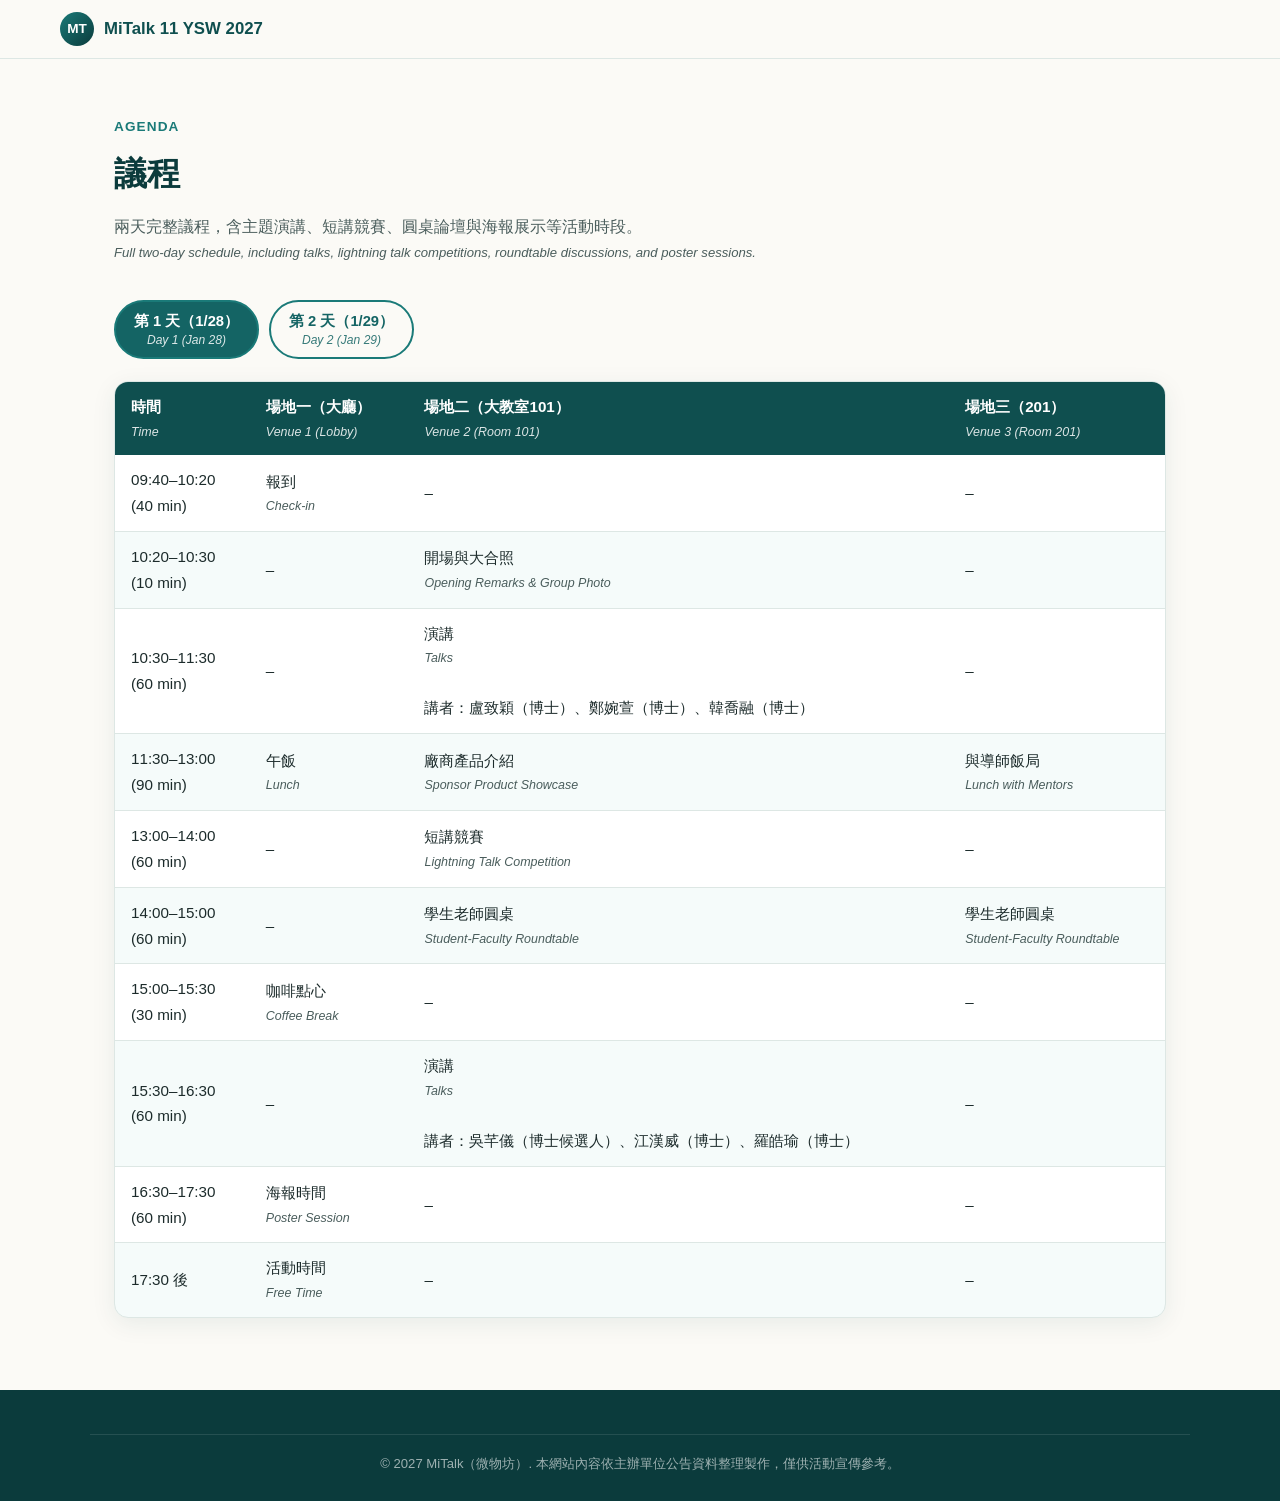
<file: agenda.html>
<!DOCTYPE html>
<html lang="zh-Hant">
<head>
<meta charset="UTF-8">
<meta name="viewport" content="width=device-width, initial-scale=1.0">
<title>議程｜2027 MiTalk 11 Young Scientist Workshop</title>
<meta name="description" content="MiTalk 11 Young Scientist Workshop 完整議程，2027.01.28–01.29 於國立臺灣大學博雅教學館舉辦。">
<link rel="stylesheet" href="style.css">
</head>
<body>

<header class="site-header">
  <div class="nav-wrap">
    <a href="index.html" class="brand">
      <span class="logo-dot">MT</span>
      <span>MiTalk 11 <br style="display:none">YSW 2027</span>
    </a>
    <!-- 網站正式公開後再取消註解，恢復這個返回首頁按鈕 -->
    <!-- <a href="index.html" class="btn btn-outline-teal" style="padding:8px 16px; font-size:0.88rem;">← 返回首頁</a> -->
  </div>
</header>

<section id="agenda" style="padding-top:56px;">
  <div class="container">
    <div class="section-head">
      <span class="section-tag">Agenda</span>
      <h2>議程</h2>
      <p>兩天完整議程，含主題演講、短講競賽、圓桌論壇與海報展示等活動時段。<span class="en">Full two-day schedule, including talks, lightning talk competitions, roundtable discussions, and poster sessions.</span></p>
    </div>

    <div class="tabs" role="tablist">
      <button class="tab-btn active" data-tab="day1">第 1 天（1/28）<span class="en">Day 1 (Jan 28)</span></button>
      <button class="tab-btn" data-tab="day2">第 2 天（1/29）<span class="en">Day 2 (Jan 29)</span></button>
    </div>

    <div class="tab-panel active" id="day1">
      <div class="table-wrap">
        <table>
          <thead><tr><th>時間<span class="en">Time</span></th><th>場地一（大廳）<span class="en">Venue 1 (Lobby)</span></th><th>場地二（大教室101）<span class="en">Venue 2 (Room 101)</span></th><th>場地三（201）<span class="en">Venue 3 (Room 201)</span></th></tr></thead>
          <tbody>
            <tr><td>09:40–10:20<br>(40 min)</td><td>報到<span class="en">Check-in</span></td><td>–</td><td>–</td></tr>
            <tr><td>10:20–10:30<br>(10 min)</td><td>–</td><td>開場與大合照<span class="en">Opening Remarks &amp; Group Photo</span></td><td>–</td></tr>
            <tr><td>10:30–11:30<br>(60 min)</td><td>–</td><td>演講<span class="en">Talks</span><br>講者：盧致穎（博士）、鄭婉萱（博士）、韓喬融（博士）</td><td>–</td></tr>
            <tr><td>11:30–13:00<br>(90 min)</td><td>午飯<span class="en">Lunch</span></td><td>廠商產品介紹<span class="en">Sponsor Product Showcase</span></td><td>與導師飯局<span class="en">Lunch with Mentors</span></td></tr>
            <tr><td>13:00–14:00<br>(60 min)</td><td>–</td><td>短講競賽<span class="en">Lightning Talk Competition</span></td><td>–</td></tr>
            <tr><td>14:00–15:00<br>(60 min)</td><td>–</td><td>學生老師圓桌<span class="en">Student-Faculty Roundtable</span></td><td>學生老師圓桌<span class="en">Student-Faculty Roundtable</span></td></tr>
            <tr><td>15:00–15:30<br>(30 min)</td><td>咖啡點心<span class="en">Coffee Break</span></td><td>–</td><td>–</td></tr>
            <tr><td>15:30–16:30<br>(60 min)</td><td>–</td><td>演講<span class="en">Talks</span><br>講者：吳芊儀（博士候選人）、江漢威（博士）、羅皓瑜（博士）</td><td>–</td></tr>
            <tr><td>16:30–17:30<br>(60 min)</td><td>海報時間<span class="en">Poster Session</span></td><td>–</td><td>–</td></tr>
            <tr><td>17:30 後</td><td>活動時間<span class="en">Free Time</span></td><td>–</td><td>–</td></tr>
          </tbody>
        </table>
      </div>
    </div>

    <div class="tab-panel" id="day2">
      <div class="table-wrap">
        <table>
          <thead><tr><th>時間<span class="en">Time</span></th><th>場地一（大廳）<span class="en">Venue 1 (Lobby)</span></th><th>場地二（大教室101）<span class="en">Venue 2 (Room 101)</span></th><th>場地三（201）<span class="en">Venue 3 (Room 201)</span></th></tr></thead>
          <tbody>
            <tr><td>09:30–10:00<br>(30 min)</td><td>報到<span class="en">Check-in</span></td><td>–</td><td>–</td></tr>
            <tr><td>10:00–11:00<br>(60 min)</td><td>–</td><td>演講<span class="en">Talks</span><br>講者：張珊齊（博士）、劉姿延（博士）、謝侑穎（博士）</td><td>–</td></tr>
            <tr><td>11:00–11:30<br>(30 min)</td><td>咖啡點心<span class="en">Coffee Break</span></td><td>–</td><td>–</td></tr>
            <tr><td>11:30–12:30<br>(60 min)</td><td>–</td><td>短講競賽<span class="en">Lightning Talk Competition</span></td><td>–</td></tr>
            <tr><td>12:30–13:30<br>(60 min)</td><td>午飯<span class="en">Lunch</span></td><td>廠商產品介紹<span class="en">Sponsor Product Showcase</span></td><td>–</td></tr>
            <tr><td>13:30–14:30<br>(60 min)</td><td>–</td><td>演講<span class="en">Talks</span><br>講者：曾宇霈（博士候選人）、簡思音（博士候選人）、陳韋廷（博士）</td><td>–</td></tr>
            <tr><td>14:30–15:30<br>(60 min)</td><td>海報時間<span class="en">Poster Session</span></td><td>–</td><td>–</td></tr>
            <tr><td>15:30–16:00<br>(30 min)</td><td>咖啡點心<span class="en">Coffee Break</span></td><td>–</td><td>–</td></tr>
            <tr><td>16:00–16:30<br>(30 min)</td><td>–</td><td>學生主持沙龍<span class="en">Student-Led Salon</span></td><td>–</td></tr>
            <tr><td>16:30–16:45<br>(15 min)</td><td>–</td><td>頒獎典禮與閉幕式<span class="en">Awards Ceremony &amp; Closing</span></td><td>–</td></tr>
          </tbody>
        </table>
      </div>
    </div>
  </div>
</section>

<footer>
  <div class="container footer-bottom">
    © 2027 MiTalk（微物坊）. 本網站內容依主辦單位公告資料整理製作，僅供活動宣傳參考。
  </div>
</footer>

<script src="script.js"></script>
</body>
</html>
</file>
<file: style.css>
:root {
  --teal-900: #0b3b3c;
  --teal-800: #0f4f4f;
  --teal-700: #146464;
  --teal-600: #1a7a78;
  --teal-500: #219a92;
  --teal-100: #e3f4f1;
  --amber-500: #e0a72e;
  --amber-600: #c8891a;
  --ink: #1c2b2b;
  --ink-soft: #4a5d5c;
  --paper: #fbfaf6;
  --card: #ffffff;
  --line: #dde7e4;
  --radius: 14px;
  --shadow: 0 6px 24px rgba(11, 59, 60, 0.08);
  --shadow-lg: 0 16px 40px rgba(11, 59, 60, 0.14);
}

* { box-sizing: border-box; }

html { scroll-behavior: smooth; }

body {
  margin: 0;
  font-family: "Noto Sans TC", "PingFang TC", "Microsoft JhengHei", -apple-system, BlinkMacSystemFont, sans-serif;
  color: var(--ink);
  background: var(--paper);
  line-height: 1.7;
}

img { max-width: 100%; display: block; }

a { color: inherit; }

.container {
  max-width: 1100px;
  margin: 0 auto;
  padding: 0 24px;
}

/* ---------- Header / Nav ---------- */
.site-header {
  position: sticky;
  top: 0;
  z-index: 100;
  background: rgba(251, 250, 246, 0.92);
  backdrop-filter: blur(8px);
  border-bottom: 1px solid var(--line);
}

.nav-wrap {
  max-width: 1200px;
  margin: 0 auto;
  padding: 12px 20px;
  display: flex;
  align-items: center;
  justify-content: space-between;
  gap: 16px;
}

.brand {
  display: flex;
  align-items: center;
  gap: 10px;
  font-weight: 700;
  font-size: 1.05rem;
  color: var(--teal-800);
  text-decoration: none;
  white-space: nowrap;
}

.brand .logo-dot {
  width: 34px;
  height: 34px;
  border-radius: 50%;
  background: linear-gradient(135deg, var(--teal-600), var(--teal-900));
  display: flex;
  align-items: center;
  justify-content: center;
  color: #fff;
  font-size: 0.85rem;
  font-weight: 800;
  flex-shrink: 0;
}

.nav-links {
  list-style: none;
  display: flex;
  flex-wrap: wrap;
  gap: 4px;
  margin: 0;
  padding: 0;
  font-size: 0.92rem;
}

.nav-links a {
  display: inline-block;
  padding: 8px 12px;
  border-radius: 8px;
  text-decoration: none;
  color: var(--ink-soft);
  font-weight: 500;
  transition: background 0.15s, color 0.15s;
}

.nav-links a:hover,
.nav-links a.active {
  background: var(--teal-100);
  color: var(--teal-800);
}

.nav-toggle {
  display: none;
  background: none;
  border: 1px solid var(--line);
  border-radius: 8px;
  padding: 8px 10px;
  cursor: pointer;
}

/* ---------- Hero ---------- */
.hero {
  background: rgb(239, 239, 239);
  color: var(--teal-900);
}

.hero-banner-img {
  display: block;
  width: 100%;
  height: auto;
  -webkit-mask-image: linear-gradient(to bottom, black 0%, black 85%, transparent 100%);
  mask-image: linear-gradient(to bottom, black 0%, black 85%, transparent 100%);
}

.sr-only {
  position: absolute;
  width: 1px;
  height: 1px;
  padding: 0;
  margin: -1px;
  overflow: hidden;
  clip: rect(0, 0, 0, 0);
  white-space: nowrap;
  border: 0;
}

.hero-inner {
  max-width: 1100px;
  margin: 0 auto;
  padding: 0 24px;
}

.hero-bottom {
  width: 100%;
  padding: 32px 0 44px;
}

.eyebrow {
  display: inline-block;
  background: rgba(11, 59, 60, 0.08);
  border: 1px solid rgba(11, 59, 60, 0.3);
  color: var(--teal-800);
  padding: 6px 14px;
  border-radius: 999px;
  font-size: 0.82rem;
  letter-spacing: 0.03em;
  margin-bottom: 18px;
  font-weight: 600;
}

.hero h1 {
  font-size: clamp(2rem, 4.2vw, 3.1rem);
  margin: 0 0 10px;
  line-height: 1.25;
  font-weight: 800;
}

.hero .subtitle {
  font-size: 1.15rem;
  color: var(--teal-800);
  font-weight: 600;
  margin: 0 0 28px;
  max-width: 640px;
}

.hero-meta {
  display: flex;
  flex-wrap: wrap;
  gap: 14px;
  margin-bottom: 30px;
}

.meta-pill {
  display: flex;
  align-items: center;
  gap: 8px;
  background: rgba(255, 255, 255, 0.78);
  border: 1px solid rgba(11, 59, 60, 0.18);
  color: var(--teal-900);
  padding: 10px 16px;
  border-radius: 10px;
  font-size: 0.92rem;
  box-shadow: 0 2px 10px rgba(11, 59, 60, 0.08);
}

.meta-pill b { font-weight: 700; }

.hero-cta {
  display: flex;
  flex-wrap: wrap;
  gap: 14px;
}

.btn {
  display: inline-flex;
  align-items: center;
  gap: 8px;
  padding: 12px 22px;
  border-radius: 10px;
  font-weight: 700;
  font-size: 0.96rem;
  text-decoration: none;
  border: 2px solid transparent;
  cursor: pointer;
  transition: transform 0.15s, box-shadow 0.15s, background 0.15s;
}

.btn:hover { transform: translateY(-2px); }

.btn-primary {
  background: var(--amber-500);
  color: var(--teal-900);
  box-shadow: 0 8px 20px rgba(224, 167, 46, 0.35);
}

.btn-primary:hover { background: var(--amber-600); }

.btn-ghost {
  background: rgba(255, 255, 255, 0.6);
  border-color: rgba(11, 59, 60, 0.35);
  color: var(--teal-900);
}

.btn-ghost:hover { background: rgba(255, 255, 255, 0.85); }

.btn-outline-teal {
  background: transparent;
  border-color: var(--teal-600);
  color: var(--teal-700);
}

.btn-outline-teal:hover { background: var(--teal-100); }

/* ---------- Sections ---------- */
section { padding: 72px 0; }

section.alt { background: var(--teal-100); }

.section-head {
  margin-bottom: 36px;
  max-width: 720px;
}

.section-tag {
  color: var(--teal-600);
  font-weight: 700;
  font-size: 0.85rem;
  letter-spacing: 0.08em;
  text-transform: uppercase;
  margin-bottom: 8px;
  display: block;
}

.section-head h2 {
  font-size: clamp(1.5rem, 2.6vw, 2.1rem);
  margin: 0 0 10px;
  color: var(--teal-900);
}

.section-head p {
  color: var(--ink-soft);
  margin: 0;
}

/* ---------- Cards / Grid ---------- */
.grid {
  display: grid;
  gap: 20px;
}

.grid-3 { grid-template-columns: repeat(3, 1fr); }
.grid-2 { grid-template-columns: repeat(2, 1fr); }

@media (max-width: 860px) {
  .grid-3, .grid-2 { grid-template-columns: 1fr; }
}

.card {
  background: var(--card);
  border: 1px solid var(--line);
  border-radius: var(--radius);
  padding: 24px;
  box-shadow: var(--shadow);
}

.card h3 {
  margin: 0 0 10px;
  color: var(--teal-800);
  font-size: 1.1rem;
}

.overview-card {
  padding: 36px;
}

.overview-card h3 {
  font-size: 1.5rem;
  margin-bottom: 16px;
}

.overview-card .day-tag {
  font-size: 0.95rem;
  padding: 6px 16px;
  margin-bottom: 18px;
}

.overview-card ul {
  font-size: 1.15rem;
  line-height: 1.9;
  padding-left: 22px;
}

.overview-card ul li {
  margin-bottom: 10px;
}

.card .day-tag {
  display: inline-block;
  background: var(--teal-800);
  color: #fff;
  font-size: 0.78rem;
  font-weight: 700;
  padding: 4px 10px;
  border-radius: 999px;
  margin-bottom: 12px;
}

.card ul { margin: 0; padding-left: 18px; color: var(--ink-soft); }
.card ul li { margin-bottom: 6px; }

/* ---------- Table ---------- */
.table-wrap {
  overflow-x: auto;
  background: var(--card);
  border: 1px solid var(--line);
  border-radius: var(--radius);
  box-shadow: var(--shadow);
}

table {
  width: 100%;
  border-collapse: collapse;
  font-size: 0.95rem;
  min-width: 480px;
}

thead th {
  background: var(--teal-800);
  color: #fff;
  text-align: left;
  padding: 12px 16px;
  font-weight: 700;
  white-space: nowrap;
}

tbody td {
  padding: 12px 16px;
  border-bottom: 1px solid var(--line);
  color: var(--ink);
}

tbody tr:last-child td { border-bottom: none; }

tbody tr:nth-child(even) { background: rgba(33, 154, 146, 0.045); }

/* ---------- Agenda tabs ---------- */
.tabs {
  display: flex;
  gap: 10px;
  flex-wrap: wrap;
  margin-bottom: 22px;
}

.tab-btn {
  padding: 10px 18px;
  border-radius: 999px;
  border: 2px solid var(--teal-600);
  background: transparent;
  color: var(--teal-700);
  font-weight: 700;
  cursor: pointer;
  font-size: 0.92rem;
}

.tab-btn.active {
  background: var(--teal-700);
  color: #fff;
}

.tab-panel { display: none; }
.tab-panel.active { display: block; }

/* ---------- Speakers ---------- */
.speaker-group { margin-bottom: 34px; }

.speaker-group h3 {
  color: var(--teal-700);
  border-left: 4px solid var(--amber-500);
  padding-left: 12px;
  margin-bottom: 20px;
  font-size: 1.25rem;
}

#speakers .grid-2 {
  gap: 24px;
}

.speaker-card {
  background: var(--card);
  border: 1px solid var(--line);
  border-radius: 14px;
  padding: 22px 24px;
  display: flex;
  gap: 20px;
  align-items: center;
  box-shadow: var(--shadow);
}

.speaker-avatar {
  width: 96px;
  height: 96px;
  border-radius: 50%;
  background: linear-gradient(135deg, var(--teal-500), var(--teal-800));
  color: #fff;
  display: flex;
  align-items: center;
  justify-content: center;
  font-weight: 800;
  font-size: 1.6rem;
  flex-shrink: 0;
  overflow: hidden;
}

.speaker-avatar img {
  width: 100%;
  height: 100%;
  object-fit: cover;
}

.speaker-name { font-weight: 700; color: var(--teal-900); font-size: 1.25rem; }
.speaker-role { font-size: 1.05rem; color: var(--ink-soft); margin-top: 4px; }

.en {
  display: block;
  font-size: 0.82em;
  font-style: italic;
  color: var(--ink-soft);
  font-weight: 400;
  margin-top: 2px;
}

th .en, .btn .en, .day-tag .en, .tab-btn .en {
  color: inherit;
  opacity: 0.85;
}

.note-box {
  background: #fff7e6;
  border: 1px solid #f0d68a;
  color: #6b5310;
  padding: 14px 18px;
  border-radius: 10px;
  font-size: 0.9rem;
  margin-top: 18px;
}

/* ---------- Location ---------- */
.map-embed {
  border-radius: var(--radius);
  overflow: hidden;
  border: 1px solid var(--line);
  box-shadow: var(--shadow);
  aspect-ratio: 16/10;
}

.map-embed iframe { width: 100%; height: 100%; border: 0; }

.info-list {
  list-style: none;
  padding: 0;
  margin: 0;
}

.info-list li {
  display: flex;
  gap: 12px;
  padding: 12px 0;
  border-bottom: 1px solid var(--line);
}

.info-list li:last-child { border-bottom: none; }

.info-list .icon {
  color: var(--teal-600);
  font-weight: 800;
  flex-shrink: 0;
}

/* ---------- Contact org ---------- */
.org-card h4 {
  color: var(--teal-900);
  margin: 0 0 10px;
  font-size: 1rem;
}

.org-card ul { list-style: none; padding: 0; margin: 0; }

.org-card li {
  padding: 8px 0;
  border-bottom: 1px dashed var(--line);
  color: var(--ink-soft);
  font-size: 0.94rem;
}

.org-card li:last-child { border-bottom: none; }

.org-card li b { color: var(--ink); }

/* ---------- Sponsors ---------- */
.sponsor-card {
  text-align: center;
}

.sponsor-mark {
  width: 100%;
  height: 130px;
  margin: 0 auto 14px;
  border-radius: 12px;
  background: #fff;
  border: 1px solid var(--line);
  color: var(--teal-700);
  display: flex;
  align-items: center;
  justify-content: center;
  font-weight: 800;
  font-size: 1.2rem;
  overflow: hidden;
}

.sponsor-mark img {
  width: 100%;
  height: 100%;
  object-fit: contain;
  padding: 10px;
  display: block;
}

/* ---------- CTA banner ---------- */
.cta-banner {
  background: linear-gradient(135deg, var(--teal-800), var(--teal-600));
  color: #fff;
  border-radius: 20px;
  padding: 44px 36px;
  text-align: center;
}

.cta-banner h2 { margin: 0 0 12px; font-size: 1.7rem; }
.cta-banner p { margin: 0 0 24px; opacity: 0.9; max-width: 560px; margin-left: auto; margin-right: auto; }
.cta-banner .hero-cta { justify-content: center; }

/* ---------- Photos ---------- */
.photo-placeholder {
  aspect-ratio: 4/3;
  border-radius: 12px;
  background: linear-gradient(135deg, var(--teal-100), #fff);
  border: 1px dashed var(--teal-500);
  display: flex;
  align-items: center;
  justify-content: center;
  color: var(--teal-600);
  font-size: 0.85rem;
  text-align: center;
  padding: 10px;
}

/* ---------- Footer ---------- */
footer {
  background: var(--teal-900);
  color: rgba(255, 255, 255, 0.85);
  padding: 44px 0 26px;
  font-size: 0.9rem;
}

footer .footer-grid {
  display: grid;
  grid-template-columns: 2fr 1fr 1fr;
  gap: 30px;
  margin-bottom: 26px;
}

@media (max-width: 720px) {
  footer .footer-grid { grid-template-columns: 1fr; }
}

footer h4 {
  color: #fff;
  margin: 0 0 12px;
  font-size: 0.95rem;
}

footer ul { list-style: none; padding: 0; margin: 0; }
footer li { margin-bottom: 8px; }
footer a { text-decoration: none; opacity: 0.85; }
footer a:hover { opacity: 1; text-decoration: underline; }

.footer-bottom {
  border-top: 1px solid rgba(255, 255, 255, 0.15);
  padding-top: 18px;
  font-size: 0.82rem;
  opacity: 0.7;
  text-align: center;
}

/* ---------- Responsive nav ---------- */
@media (max-width: 980px) {
  .nav-toggle { display: inline-flex; }
  .nav-links {
    position: absolute;
    top: 100%;
    left: 0;
    right: 0;
    background: var(--paper);
    flex-direction: column;
    padding: 10px 20px 18px;
    border-bottom: 1px solid var(--line);
    display: none;
  }
  .nav-links.open { display: flex; }
  .nav-links a { width: 100%; }
}

.pill-list {
  display: flex;
  flex-wrap: wrap;
  gap: 10px;
  margin-top: 14px;
}

.pill {
  background: var(--teal-100);
  color: var(--teal-800);
  font-size: 0.85rem;
  font-weight: 600;
  padding: 6px 12px;
  border-radius: 999px;
}

.two-col {
  display: grid;
  grid-template-columns: 1.1fr 0.9fr;
  gap: 30px;
  align-items: start;
}

@media (max-width: 860px) {
  .two-col { grid-template-columns: 1fr; }
}

/* ---------- Short talk competition ---------- */
.talk-card {
  background: var(--card);
  border: 1px solid var(--line);
  border-radius: var(--radius);
  box-shadow: var(--shadow);
  padding: 36px;
  margin-top: 28px;
}

.talk-head {
  display: flex;
  align-items: center;
  justify-content: space-between;
  gap: 28px;
  flex-wrap: wrap;
}

.talk-head h3 {
  margin: 0 0 10px;
  font-size: 1.6rem;
  color: var(--teal-900);
}

.talk-head p {
  margin: 0;
  color: var(--ink-soft);
  max-width: 560px;
}

.talk-count {
  background: var(--teal-100);
  color: var(--teal-800);
  border-radius: 16px;
  padding: 16px 32px;
  text-align: center;
}

.talk-count b {
  display: block;
  font-size: 3rem;
  line-height: 1;
  font-weight: 800;
  font-variant-numeric: tabular-nums;
}

.talk-count span {
  font-size: 0.9rem;
  font-weight: 600;
}

.talk-steps {
  list-style: none;
  counter-reset: step;
  display: grid;
  grid-template-columns: repeat(3, 1fr);
  gap: 16px;
  margin: 28px 0 0;
  padding: 0;
}

.talk-steps li {
  counter-increment: step;
  background: var(--paper);
  border: 1px solid var(--line);
  border-radius: 12px;
  padding: 20px 20px 22px;
}

.talk-steps li::before {
  content: counter(step);
  display: flex;
  align-items: center;
  justify-content: center;
  width: 30px;
  height: 30px;
  margin-bottom: 12px;
  border-radius: 50%;
  background: var(--teal-800);
  color: #fff;
  font-weight: 800;
  font-size: 0.9rem;
}

.talk-steps h4 {
  margin: 0 0 8px;
  font-size: 1.05rem;
  color: var(--teal-900);
}

.talk-steps p {
  margin: 0 0 10px;
  font-size: 0.93rem;
  color: var(--ink-soft);
}

.talk-steps p:last-child { margin-bottom: 0; }

.talk-tag {
  display: inline-block;
  margin-right: 8px;
  padding: 1px 10px;
  border-radius: 999px;
  background: var(--line);
  color: var(--ink);
  font-size: 0.8rem;
  font-weight: 700;
}

.talk-tag-yes {
  background: var(--teal-800);
  color: #fff;
}

.talk-reminder {
  margin-top: 20px;
  padding: 12px 18px;
  background: #fff7e6;
  border: 1px solid #f0d68a;
  border-radius: 10px;
  color: #6b5310;
  font-size: 0.92rem;
}

@media (max-width: 860px) {
  .talk-card { padding: 24px 20px; }
  .talk-steps { grid-template-columns: 1fr; }
}
</file>
